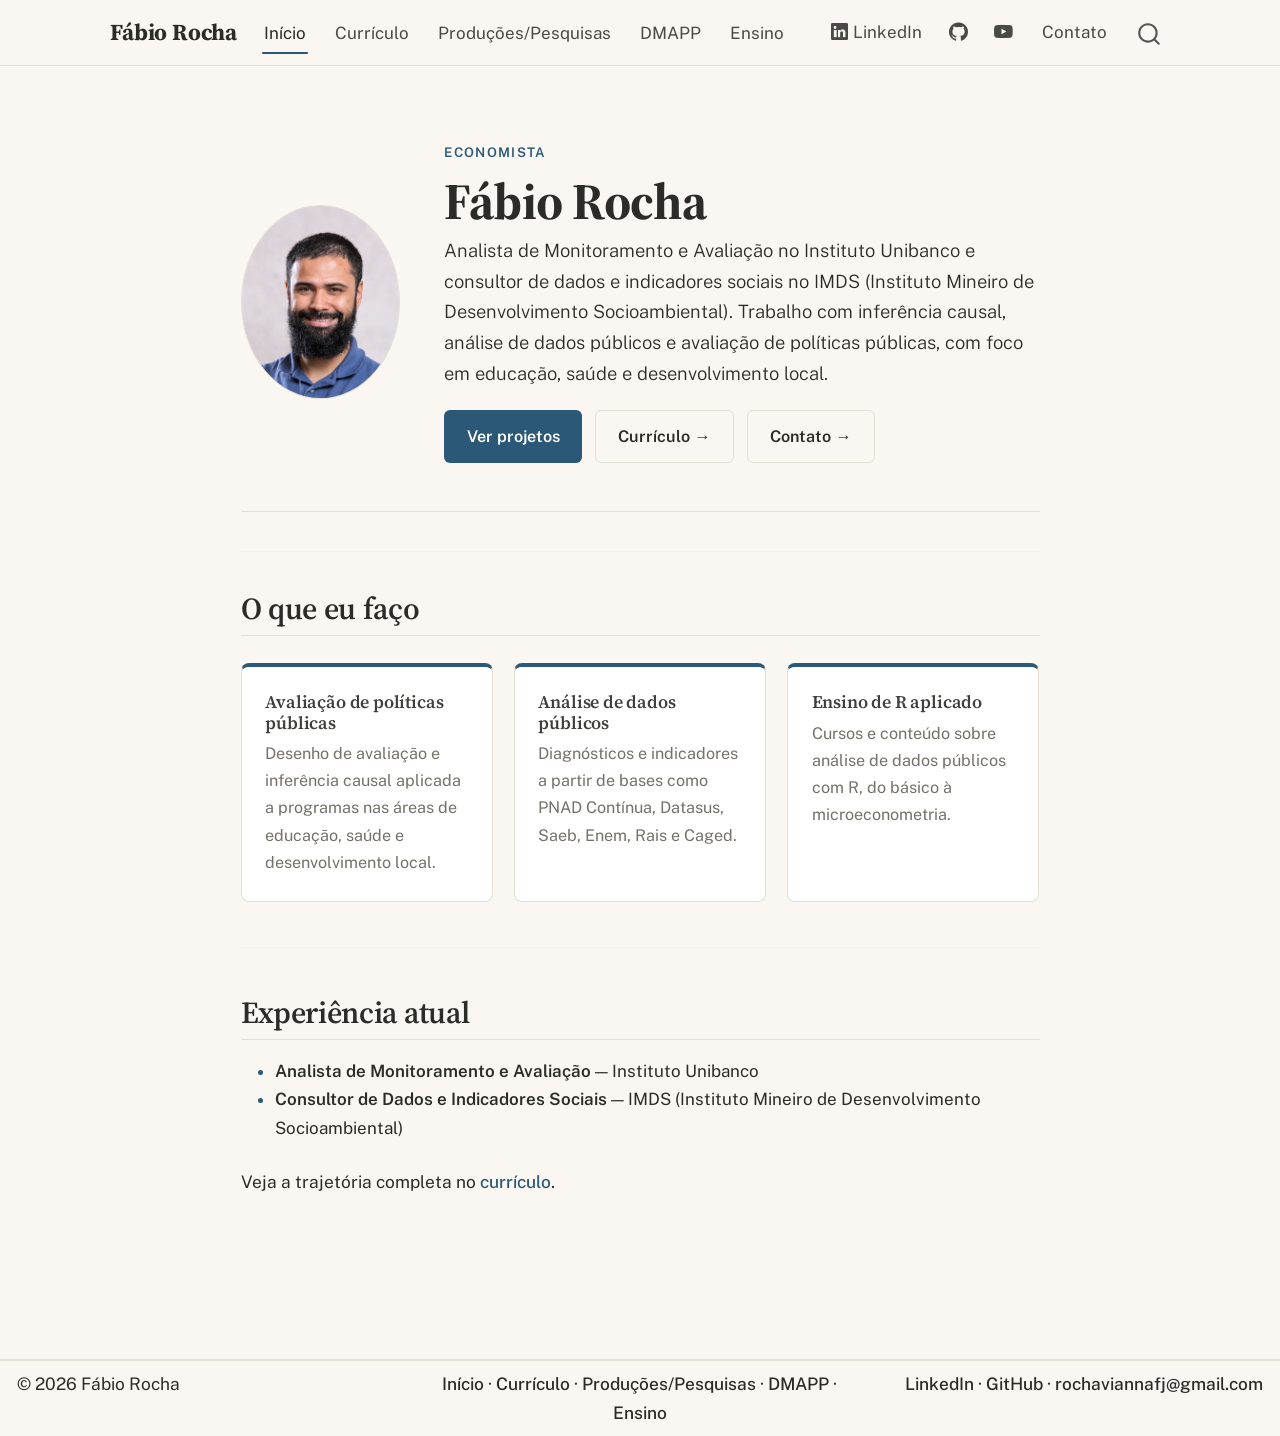
<file: docs/index.html>
<!DOCTYPE html>
<html xmlns="http://www.w3.org/1999/xhtml" lang="pt-BR" xml:lang="pt-BR"><head>

<meta charset="utf-8">
<meta name="generator" content="quarto-1.9.38">

<meta name="viewport" content="width=device-width, initial-scale=1.0, user-scalable=yes">


<title>Fábio Rocha</title>
<style>
/* Default styles provided by pandoc.
** See https://pandoc.org/MANUAL.html#variables-for-html for config info.
*/
code{white-space: pre-wrap;}
span.smallcaps{font-variant: small-caps;}
div.columns{display: flex; gap: min(4vw, 1.5em);}
div.column{flex: auto; overflow-x: auto;}
div.hanging-indent{margin-left: 1.5em; text-indent: -1.5em;}
ul.task-list{list-style: none;}
ul.task-list li input[type="checkbox"] {
  width: 0.8em;
  margin: 0 0.8em 0.2em -1em; /* quarto-specific, see https://github.com/quarto-dev/quarto-cli/issues/4556 */ 
  vertical-align: middle;
}
</style>


<script src="site_libs/quarto-nav/quarto-nav.js"></script>
<script src="site_libs/quarto-nav/headroom.min.js"></script>
<script src="site_libs/clipboard/clipboard.min.js"></script>
<script src="site_libs/quarto-search/autocomplete.umd.js"></script>
<script src="site_libs/quarto-search/fuse.min.js"></script>
<script src="site_libs/quarto-search/quarto-search.js"></script>
<meta name="quarto:offset" content="./">
<script src="site_libs/quarto-html/quarto.js" type="module"></script>
<script src="site_libs/quarto-html/tabsets/tabsets.js" type="module"></script>
<script src="site_libs/quarto-html/popper.min.js"></script>
<script src="site_libs/quarto-html/tippy.umd.min.js"></script>
<script src="site_libs/quarto-html/anchor.min.js"></script>
<link href="site_libs/quarto-html/tippy.css" rel="stylesheet">
<link href="site_libs/quarto-html/quarto-syntax-highlighting-15634bcf2e68342d4ad2dfa704d543f6.css" rel="stylesheet" id="quarto-text-highlighting-styles">
<script src="site_libs/bootstrap/bootstrap.min.js"></script>
<link href="site_libs/bootstrap/bootstrap-icons.css" rel="stylesheet">
<link href="site_libs/bootstrap/bootstrap-a0f9fd0d421825b736dc1bbcbcba2219.min.css" rel="stylesheet" append-hash="true" id="quarto-bootstrap" data-mode="light">
<script id="quarto-search-options" type="application/json">{
  "location": "navbar",
  "copy-button": false,
  "collapse-after": 3,
  "panel-placement": "end",
  "type": "overlay",
  "limit": 50,
  "keyboard-shortcut": [
    "f",
    "/",
    "s"
  ],
  "show-item-context": false,
  "language": {
    "search-no-results-text": "Nenhum resultado",
    "search-matching-documents-text": "documentos correspondentes",
    "search-copy-link-title": "Copiar link para a busca",
    "search-hide-matches-text": "Esconder correspondências adicionais",
    "search-more-match-text": "mais correspondência neste documento",
    "search-more-matches-text": "mais correspondências neste documento",
    "search-clear-button-title": "Limpar",
    "search-text-placeholder": "",
    "search-detached-cancel-button-title": "Cancelar",
    "search-submit-button-title": "Enviar",
    "search-label": "Procurar"
  }
}</script>


<link rel="stylesheet" href="styles.css">
</head>

<body class="nav-fixed fullcontent quarto-light">

<div id="quarto-search-results"></div>
  <header id="quarto-header" class="headroom fixed-top">
    <nav class="navbar navbar-expand-lg " data-bs-theme="dark">
      <div class="navbar-container container-fluid">
      <div class="navbar-brand-container mx-auto">
    <a class="navbar-brand" href="./index.html">
    <span class="navbar-title">Fábio Rocha</span>
    </a>
  </div>
            <div id="quarto-search" class="" title="Procurar"></div>
          <button class="navbar-toggler" type="button" data-bs-toggle="collapse" data-bs-target="#navbarCollapse" aria-controls="navbarCollapse" role="menu" aria-expanded="false" aria-label="Alternar de navegação" onclick="if (window.quartoToggleHeadroom) { window.quartoToggleHeadroom(); }">
  <span class="navbar-toggler-icon"></span>
</button>
          <div class="collapse navbar-collapse" id="navbarCollapse">
            <ul class="navbar-nav navbar-nav-scroll me-auto">
  <li class="nav-item">
    <a class="nav-link active" href="./index.html" aria-current="page"> 
<span class="menu-text">Início</span></a>
  </li>  
  <li class="nav-item">
    <a class="nav-link" href="./cv.html"> 
<span class="menu-text">Currículo</span></a>
  </li>  
  <li class="nav-item">
    <a class="nav-link" href="./pesquisas.html"> 
<span class="menu-text">Produções/Pesquisas</span></a>
  </li>  
  <li class="nav-item">
    <a class="nav-link" href="./dmapp.html"> 
<span class="menu-text">DMAPP</span></a>
  </li>  
  <li class="nav-item">
    <a class="nav-link" href="./ensino.html"> 
<span class="menu-text">Ensino</span></a>
  </li>  
</ul>
            <ul class="navbar-nav navbar-nav-scroll ms-auto">
  <li class="nav-item">
    <a class="nav-link" href="https://www.linkedin.com/in/f%C3%A1bio-rocha/"> <i class="bi bi-linkedin" role="img" aria-label="Fábio Rocha no LinkedIn">
</i> 
<span class="menu-text">LinkedIn</span></a>
  </li>  
  <li class="nav-item compact">
    <a class="nav-link" href="https://github.com/fabiorochav"> <i class="bi bi-github" role="img" aria-label="Fábio Rocha no GitHub">
</i> 
<span class="menu-text"></span></a>
  </li>  
  <li class="nav-item compact">
    <a class="nav-link" href="https://www.youtube.com/@RochaDatainR"> <i class="bi bi-youtube" role="img" aria-label="Canal Rocha Data in R no YouTube">
</i> 
<span class="menu-text"></span></a>
  </li>  
  <li class="nav-item">
    <a class="nav-link" href="mailto:rochaviannafj@gmail.com"> 
<span class="menu-text">Contato</span></a>
  </li>  
</ul>
          </div> <!-- /navcollapse -->
            <div class="quarto-navbar-tools">
</div>
      </div> <!-- /container-fluid -->
    </nav>
</header>
<!-- content -->
<div id="quarto-content" class="quarto-container page-columns page-rows-contents page-layout-article page-navbar">
<!-- sidebar -->
<!-- margin-sidebar -->
    
<!-- main -->
<main class="content" id="quarto-document-content">

<div class="hero">
  <div class="hero-photo-wrap">
    <img class="profile-photo" src="assets/nova-iu-perfil.jpg" alt="Fábio Rocha">
  </div>
  <div class="hero-content">
    <p class="section-kicker">Economista</p>
    <h1>Fábio Rocha</h1>
    <p class="lead">Analista de Monitoramento e Avaliação no Instituto Unibanco e consultor de dados e indicadores sociais no IMDS (Instituto Mineiro de Desenvolvimento Socioambiental). Trabalho com inferência causal, análise de dados públicos e avaliação de políticas públicas, com foco em educação, saúde e desenvolvimento local.</p>
    <div class="hero-actions">
      <a href="./pesquisas.html" class="btn-fr">Ver projetos</a>
      <a href="./cv.html" class="btn-fr btn-fr-ghost">Currículo →</a>
      <a href="mailto:rochaviannafj@gmail.com" class="btn-fr btn-fr-ghost">Contato →</a>
    </div>
  </div>
</div>
<hr>
<section id="o-que-eu-faço" class="level2">
<h2 class="anchored" data-anchor-id="o-que-eu-faço">O que eu faço</h2>
<div class="cards-feature">
  <div class="card-feature">
    <h3 class="anchored">Avaliação de políticas públicas</h3>
    <p>Desenho de avaliação e inferência causal aplicada a programas nas áreas de educação, saúde e desenvolvimento local.</p>
  </div>
  <div class="card-feature">
    <h3 class="anchored">Análise de dados públicos</h3>
    <p>Diagnósticos e indicadores a partir de bases como PNAD Contínua, Datasus, Saeb, Enem, Rais e Caged.</p>
  </div>
  <div class="card-feature">
    <h3 class="anchored">Ensino de R aplicado</h3>
    <p>Cursos e conteúdo sobre análise de dados públicos com R, do básico à microeconometria.</p>
  </div>
</div>
<hr>
</section>
<section id="experiência-atual" class="level2">
<h2 class="anchored" data-anchor-id="experiência-atual">Experiência atual</h2>
<ul>
<li><strong>Analista de Monitoramento e Avaliação</strong> — Instituto Unibanco</li>
<li><strong>Consultor de Dados e Indicadores Sociais</strong> — IMDS (Instituto Mineiro de Desenvolvimento Socioambiental)</li>
</ul>
<p>Veja a trajetória completa no <a href="./cv.html">currículo</a>.</p>


</section>

</main> <!-- /main -->
<script id="quarto-html-after-body" type="application/javascript">
  window.document.addEventListener("DOMContentLoaded", function (event) {
    const icon = "";
    const anchorJS = new window.AnchorJS();
    anchorJS.options = {
      placement: 'right',
      icon: icon
    };
    anchorJS.add('.anchored');
    const isCodeAnnotation = (el) => {
      for (const clz of el.classList) {
        if (clz.startsWith('code-annotation-')) {                     
          return true;
        }
      }
      return false;
    }
    const onCopySuccess = function(e) {
      // button target
      const button = e.trigger;
      // don't keep focus
      button.blur();
      // flash "checked"
      button.classList.add('code-copy-button-checked');
      var currentTitle = button.getAttribute("title");
      button.setAttribute("title", "Copiada");
      let tooltip;
      if (window.bootstrap) {
        button.setAttribute("data-bs-toggle", "tooltip");
        button.setAttribute("data-bs-placement", "left");
        button.setAttribute("data-bs-title", "Copiada");
        tooltip = new bootstrap.Tooltip(button, 
          { trigger: "manual", 
            customClass: "code-copy-button-tooltip",
            offset: [0, -8]});
        tooltip.show();    
      }
      setTimeout(function() {
        if (tooltip) {
          tooltip.hide();
          button.removeAttribute("data-bs-title");
          button.removeAttribute("data-bs-toggle");
          button.removeAttribute("data-bs-placement");
        }
        button.setAttribute("title", currentTitle);
        button.classList.remove('code-copy-button-checked');
      }, 1000);
      // clear code selection
      e.clearSelection();
    }
    const getTextToCopy = function(trigger) {
      const outerScaffold = trigger.parentElement.cloneNode(true);
      const codeEl = outerScaffold.querySelector('code');
      for (const childEl of codeEl.children) {
        if (isCodeAnnotation(childEl)) {
          childEl.remove();
        }
      }
      return codeEl.innerText;
    }
    const clipboard = new window.ClipboardJS('.code-copy-button:not([data-in-quarto-modal])', {
      text: getTextToCopy
    });
    clipboard.on('success', onCopySuccess);
    if (window.document.getElementById('quarto-embedded-source-code-modal')) {
      const clipboardModal = new window.ClipboardJS('.code-copy-button[data-in-quarto-modal]', {
        text: getTextToCopy,
        container: window.document.getElementById('quarto-embedded-source-code-modal')
      });
      clipboardModal.on('success', onCopySuccess);
    }
      var localhostRegex = new RegExp(/^(?:http|https):\/\/localhost\:?[0-9]*\//);
      var mailtoRegex = new RegExp(/^mailto:/);
        var filterRegex = new RegExp("https:\/\/fabiorochav\.github\.io");
      var isInternal = (href) => {
          return filterRegex.test(href) || localhostRegex.test(href) || mailtoRegex.test(href);
      }
      // Inspect non-navigation links and adorn them if external
     var links = window.document.querySelectorAll('a[href]:not(.nav-link):not(.navbar-brand):not(.toc-action):not(.sidebar-link):not(.sidebar-item-toggle):not(.pagination-link):not(.no-external):not([aria-hidden]):not(.dropdown-item):not(.quarto-navigation-tool):not(.about-link)');
      for (var i=0; i<links.length; i++) {
        const link = links[i];
        if (!isInternal(link.href)) {
          // undo the damage that might have been done by quarto-nav.js in the case of
          // links that we want to consider external
          if (link.dataset.originalHref !== undefined) {
            link.href = link.dataset.originalHref;
          }
        }
      }
    function tippyHover(el, contentFn, onTriggerFn, onUntriggerFn) {
      const config = {
        allowHTML: true,
        maxWidth: 500,
        delay: 100,
        arrow: false,
        appendTo: function(el) {
            return el.parentElement;
        },
        interactive: true,
        interactiveBorder: 10,
        theme: 'quarto',
        placement: 'bottom-start',
      };
      if (contentFn) {
        config.content = contentFn;
      }
      if (onTriggerFn) {
        config.onTrigger = onTriggerFn;
      }
      if (onUntriggerFn) {
        config.onUntrigger = onUntriggerFn;
      }
      window.tippy(el, config); 
    }
    const noterefs = window.document.querySelectorAll('a[role="doc-noteref"]');
    for (var i=0; i<noterefs.length; i++) {
      const ref = noterefs[i];
      tippyHover(ref, function() {
        // use id or data attribute instead here
        let href = ref.getAttribute('data-footnote-href') || ref.getAttribute('href');
        try { href = new URL(href).hash; } catch {}
        const id = href.replace(/^#\/?/, "");
        const note = window.document.getElementById(id);
        if (note) {
          return note.innerHTML;
        } else {
          return "";
        }
      });
    }
    const xrefs = window.document.querySelectorAll('a.quarto-xref');
    const processXRef = (id, note) => {
      // Strip column container classes
      const stripColumnClz = (el) => {
        el.classList.remove("page-full", "page-columns");
        if (el.children) {
          for (const child of el.children) {
            stripColumnClz(child);
          }
        }
      }
      stripColumnClz(note)
      if (id === null || id.startsWith('sec-')) {
        // Special case sections, only their first couple elements
        const container = document.createElement("div");
        if (note.children && note.children.length > 2) {
          container.appendChild(note.children[0].cloneNode(true));
          for (let i = 1; i < note.children.length; i++) {
            const child = note.children[i];
            if (child.tagName === "P" && child.innerText === "") {
              continue;
            } else {
              container.appendChild(child.cloneNode(true));
              break;
            }
          }
          if (window.Quarto?.typesetMath) {
            window.Quarto.typesetMath(container);
          }
          return container.innerHTML
        } else {
          if (window.Quarto?.typesetMath) {
            window.Quarto.typesetMath(note);
          }
          return note.innerHTML;
        }
      } else {
        // Remove any anchor links if they are present
        const anchorLink = note.querySelector('a.anchorjs-link');
        if (anchorLink) {
          anchorLink.remove();
        }
        if (window.Quarto?.typesetMath) {
          window.Quarto.typesetMath(note);
        }
        if (note.classList.contains("callout")) {
          return note.outerHTML;
        } else {
          return note.innerHTML;
        }
      }
    }
    for (var i=0; i<xrefs.length; i++) {
      const xref = xrefs[i];
      tippyHover(xref, undefined, function(instance) {
        instance.disable();
        let url = xref.getAttribute('href');
        let hash = undefined; 
        if (url.startsWith('#')) {
          hash = url;
        } else {
          try { hash = new URL(url).hash; } catch {}
        }
        if (hash) {
          const id = hash.replace(/^#\/?/, "");
          const note = window.document.getElementById(id);
          if (note !== null) {
            try {
              const html = processXRef(id, note.cloneNode(true));
              instance.setContent(html);
            } finally {
              instance.enable();
              instance.show();
            }
          } else {
            // See if we can fetch this
            fetch(url.split('#')[0])
            .then(res => res.text())
            .then(html => {
              const parser = new DOMParser();
              const htmlDoc = parser.parseFromString(html, "text/html");
              const note = htmlDoc.getElementById(id);
              if (note !== null) {
                const html = processXRef(id, note);
                instance.setContent(html);
              } 
            }).finally(() => {
              instance.enable();
              instance.show();
            });
          }
        } else {
          // See if we can fetch a full url (with no hash to target)
          // This is a special case and we should probably do some content thinning / targeting
          fetch(url)
          .then(res => res.text())
          .then(html => {
            const parser = new DOMParser();
            const htmlDoc = parser.parseFromString(html, "text/html");
            const note = htmlDoc.querySelector('main.content');
            if (note !== null) {
              // This should only happen for chapter cross references
              // (since there is no id in the URL)
              // remove the first header
              if (note.children.length > 0 && note.children[0].tagName === "HEADER") {
                note.children[0].remove();
              }
              const html = processXRef(null, note);
              instance.setContent(html);
            } 
          }).finally(() => {
            instance.enable();
            instance.show();
          });
        }
      }, function(instance) {
      });
    }
        let selectedAnnoteEl;
        const selectorForAnnotation = ( cell, annotation) => {
          let cellAttr = 'data-code-cell="' + cell + '"';
          let lineAttr = 'data-code-annotation="' +  annotation + '"';
          const selector = 'span[' + cellAttr + '][' + lineAttr + ']';
          return selector;
        }
        const selectCodeLines = (annoteEl) => {
          const doc = window.document;
          const targetCell = annoteEl.getAttribute("data-target-cell");
          const targetAnnotation = annoteEl.getAttribute("data-target-annotation");
          const annoteSpan = window.document.querySelector(selectorForAnnotation(targetCell, targetAnnotation));
          const lines = annoteSpan.getAttribute("data-code-lines").split(",");
          const lineIds = lines.map((line) => {
            return targetCell + "-" + line;
          })
          let top = null;
          let height = null;
          let parent = null;
          if (lineIds.length > 0) {
              //compute the position of the single el (top and bottom and make a div)
              const el = window.document.getElementById(lineIds[0]);
              top = el.offsetTop;
              height = el.offsetHeight;
              parent = el.parentElement.parentElement;
            if (lineIds.length > 1) {
              const lastEl = window.document.getElementById(lineIds[lineIds.length - 1]);
              const bottom = lastEl.offsetTop + lastEl.offsetHeight;
              height = bottom - top;
            }
            if (top !== null && height !== null && parent !== null) {
              // cook up a div (if necessary) and position it 
              let div = window.document.getElementById("code-annotation-line-highlight");
              if (div === null) {
                div = window.document.createElement("div");
                div.setAttribute("id", "code-annotation-line-highlight");
                div.style.position = 'absolute';
                parent.appendChild(div);
              }
              div.style.top = top - 2 + "px";
              div.style.height = height + 4 + "px";
              div.style.left = 0;
              let gutterDiv = window.document.getElementById("code-annotation-line-highlight-gutter");
              if (gutterDiv === null) {
                gutterDiv = window.document.createElement("div");
                gutterDiv.setAttribute("id", "code-annotation-line-highlight-gutter");
                gutterDiv.style.position = 'absolute';
                const codeCell = window.document.getElementById(targetCell);
                const gutter = codeCell.querySelector('.code-annotation-gutter');
                gutter.appendChild(gutterDiv);
              }
              gutterDiv.style.top = top - 2 + "px";
              gutterDiv.style.height = height + 4 + "px";
            }
            selectedAnnoteEl = annoteEl;
          }
        };
        const unselectCodeLines = () => {
          const elementsIds = ["code-annotation-line-highlight", "code-annotation-line-highlight-gutter"];
          elementsIds.forEach((elId) => {
            const div = window.document.getElementById(elId);
            if (div) {
              div.remove();
            }
          });
          selectedAnnoteEl = undefined;
        };
          // Handle positioning of the toggle
      window.addEventListener(
        "resize",
        throttle(() => {
          elRect = undefined;
          if (selectedAnnoteEl) {
            selectCodeLines(selectedAnnoteEl);
          }
        }, 10)
      );
      function throttle(fn, ms) {
      let throttle = false;
      let timer;
        return (...args) => {
          if(!throttle) { // first call gets through
              fn.apply(this, args);
              throttle = true;
          } else { // all the others get throttled
              if(timer) clearTimeout(timer); // cancel #2
              timer = setTimeout(() => {
                fn.apply(this, args);
                timer = throttle = false;
              }, ms);
          }
        };
      }
        // Attach click handler to the DT
        const annoteDls = window.document.querySelectorAll('dt[data-target-cell]');
        for (const annoteDlNode of annoteDls) {
          annoteDlNode.addEventListener('click', (event) => {
            const clickedEl = event.target;
            if (clickedEl !== selectedAnnoteEl) {
              unselectCodeLines();
              const activeEl = window.document.querySelector('dt[data-target-cell].code-annotation-active');
              if (activeEl) {
                activeEl.classList.remove('code-annotation-active');
              }
              selectCodeLines(clickedEl);
              clickedEl.classList.add('code-annotation-active');
            } else {
              // Unselect the line
              unselectCodeLines();
              clickedEl.classList.remove('code-annotation-active');
            }
          });
        }
    const findCites = (el) => {
      const parentEl = el.parentElement;
      if (parentEl) {
        const cites = parentEl.dataset.cites;
        if (cites) {
          return {
            el,
            cites: cites.split(' ')
          };
        } else {
          return findCites(el.parentElement)
        }
      } else {
        return undefined;
      }
    };
    var bibliorefs = window.document.querySelectorAll('a[role="doc-biblioref"]');
    for (var i=0; i<bibliorefs.length; i++) {
      const ref = bibliorefs[i];
      const citeInfo = findCites(ref);
      if (citeInfo) {
        tippyHover(citeInfo.el, function() {
          var popup = window.document.createElement('div');
          citeInfo.cites.forEach(function(cite) {
            var citeDiv = window.document.createElement('div');
            citeDiv.classList.add('hanging-indent');
            citeDiv.classList.add('csl-entry');
            var biblioDiv = window.document.getElementById('ref-' + cite);
            if (biblioDiv) {
              citeDiv.innerHTML = biblioDiv.innerHTML;
            }
            popup.appendChild(citeDiv);
          });
          return popup.innerHTML;
        });
      }
    }
  });
  </script>
</div> <!-- /content -->
<footer class="footer">
  <div class="nav-footer">
    <div class="nav-footer-left">
<p>© 2026 Fábio Rocha</p>
</div>   
    <div class="nav-footer-center">
<p><a href="./index.html">Início</a> · <a href="./cv.html">Currículo</a> · <a href="./pesquisas.html">Produções/Pesquisas</a> · <a href="./dmapp.html">DMAPP</a> · <a href="./ensino.html">Ensino</a></p>
</div>
    <div class="nav-footer-right">
<p><a href="https://www.linkedin.com/in/f%C3%A1bio-rocha/">LinkedIn</a> · <a href="https://github.com/fabiorochav">GitHub</a> · <a href="mailto:rochaviannafj@gmail.com">rochaviannafj@gmail.com</a></p>
</div>
  </div>
</footer>




</body></html>
</file>
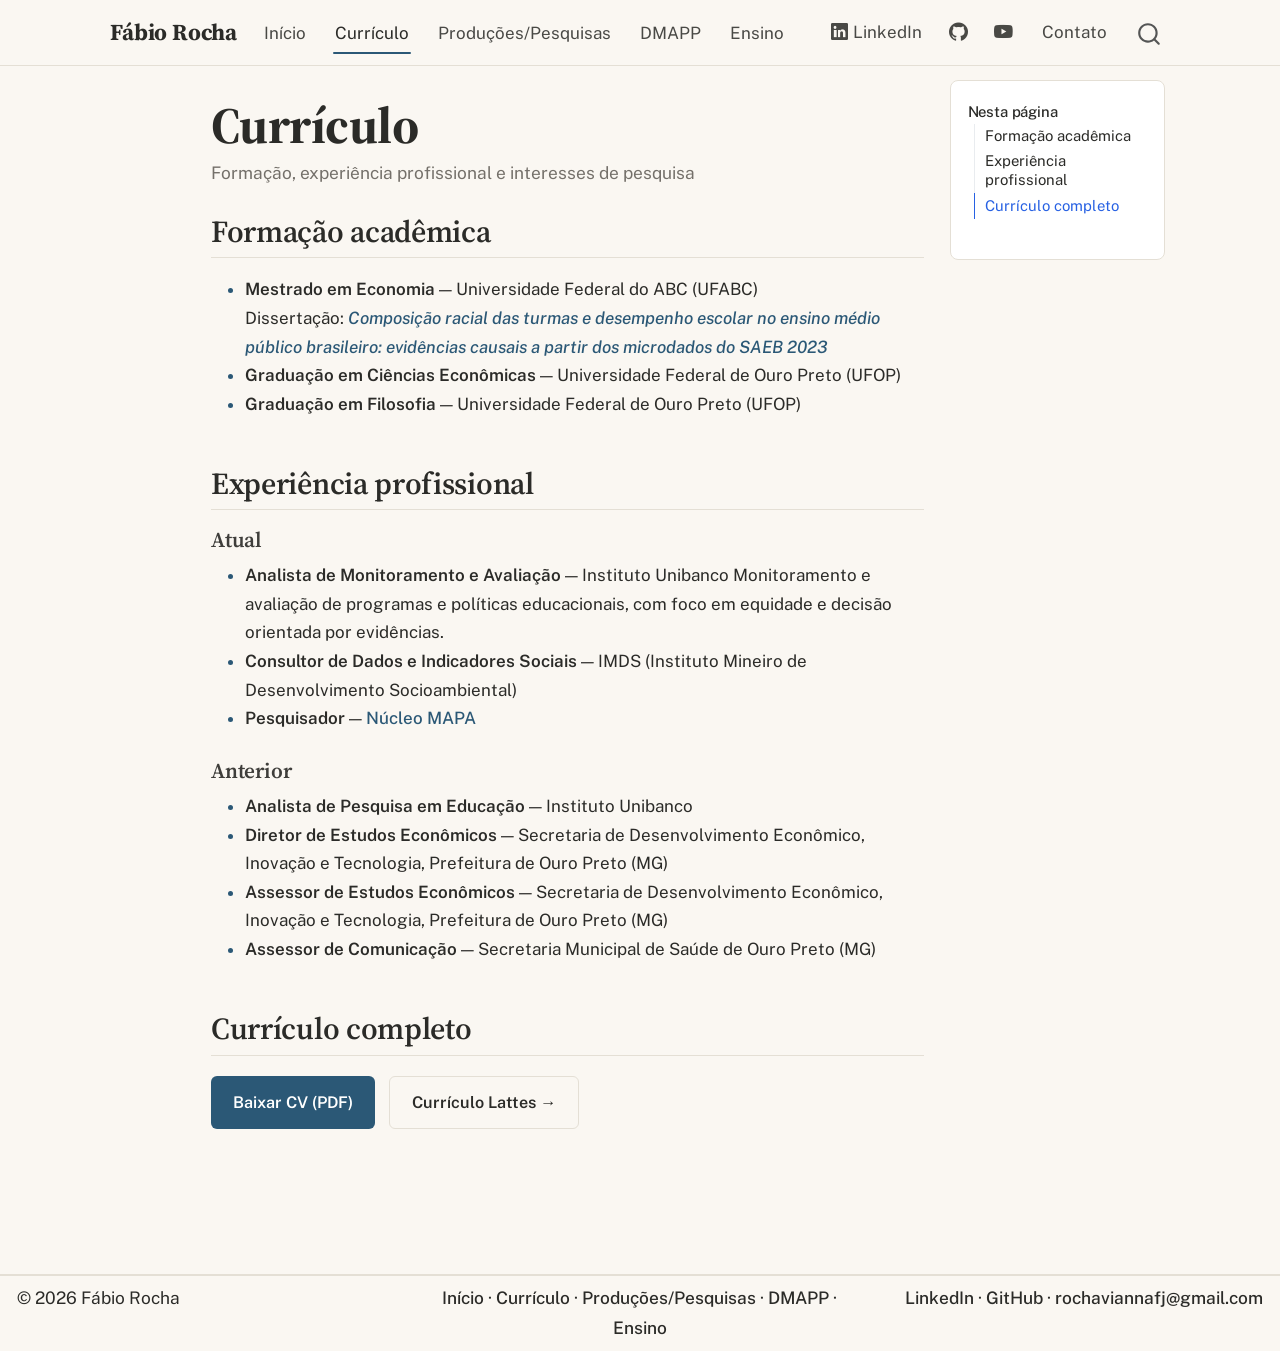
<file: docs/cv.html>
<!DOCTYPE html>
<html xmlns="http://www.w3.org/1999/xhtml" lang="pt-BR" xml:lang="pt-BR"><head>

<meta charset="utf-8">
<meta name="generator" content="quarto-1.9.38">

<meta name="viewport" content="width=device-width, initial-scale=1.0, user-scalable=yes">


<title>Currículo – Fábio Rocha</title>
<style>
/* Default styles provided by pandoc.
** See https://pandoc.org/MANUAL.html#variables-for-html for config info.
*/
code{white-space: pre-wrap;}
span.smallcaps{font-variant: small-caps;}
div.columns{display: flex; gap: min(4vw, 1.5em);}
div.column{flex: auto; overflow-x: auto;}
div.hanging-indent{margin-left: 1.5em; text-indent: -1.5em;}
ul.task-list{list-style: none;}
ul.task-list li input[type="checkbox"] {
  width: 0.8em;
  margin: 0 0.8em 0.2em -1em; /* quarto-specific, see https://github.com/quarto-dev/quarto-cli/issues/4556 */ 
  vertical-align: middle;
}
</style>


<script src="site_libs/quarto-nav/quarto-nav.js"></script>
<script src="site_libs/quarto-nav/headroom.min.js"></script>
<script src="site_libs/clipboard/clipboard.min.js"></script>
<script src="site_libs/quarto-search/autocomplete.umd.js"></script>
<script src="site_libs/quarto-search/fuse.min.js"></script>
<script src="site_libs/quarto-search/quarto-search.js"></script>
<meta name="quarto:offset" content="./">
<script src="site_libs/quarto-html/quarto.js" type="module"></script>
<script src="site_libs/quarto-html/tabsets/tabsets.js" type="module"></script>
<script src="site_libs/quarto-html/popper.min.js"></script>
<script src="site_libs/quarto-html/tippy.umd.min.js"></script>
<script src="site_libs/quarto-html/anchor.min.js"></script>
<link href="site_libs/quarto-html/tippy.css" rel="stylesheet">
<link href="site_libs/quarto-html/quarto-syntax-highlighting-15634bcf2e68342d4ad2dfa704d543f6.css" rel="stylesheet" id="quarto-text-highlighting-styles">
<script src="site_libs/bootstrap/bootstrap.min.js"></script>
<link href="site_libs/bootstrap/bootstrap-icons.css" rel="stylesheet">
<link href="site_libs/bootstrap/bootstrap-a0f9fd0d421825b736dc1bbcbcba2219.min.css" rel="stylesheet" append-hash="true" id="quarto-bootstrap" data-mode="light">
<script id="quarto-search-options" type="application/json">{
  "location": "navbar",
  "copy-button": false,
  "collapse-after": 3,
  "panel-placement": "end",
  "type": "overlay",
  "limit": 50,
  "keyboard-shortcut": [
    "f",
    "/",
    "s"
  ],
  "show-item-context": false,
  "language": {
    "search-no-results-text": "Nenhum resultado",
    "search-matching-documents-text": "documentos correspondentes",
    "search-copy-link-title": "Copiar link para a busca",
    "search-hide-matches-text": "Esconder correspondências adicionais",
    "search-more-match-text": "mais correspondência neste documento",
    "search-more-matches-text": "mais correspondências neste documento",
    "search-clear-button-title": "Limpar",
    "search-text-placeholder": "",
    "search-detached-cancel-button-title": "Cancelar",
    "search-submit-button-title": "Enviar",
    "search-label": "Procurar"
  }
}</script>


<link rel="stylesheet" href="styles.css">
</head>

<body class="nav-fixed quarto-light">

<div id="quarto-search-results"></div>
  <header id="quarto-header" class="headroom fixed-top">
    <nav class="navbar navbar-expand-lg " data-bs-theme="dark">
      <div class="navbar-container container-fluid">
      <div class="navbar-brand-container mx-auto">
    <a class="navbar-brand" href="./index.html">
    <span class="navbar-title">Fábio Rocha</span>
    </a>
  </div>
            <div id="quarto-search" class="" title="Procurar"></div>
          <button class="navbar-toggler" type="button" data-bs-toggle="collapse" data-bs-target="#navbarCollapse" aria-controls="navbarCollapse" role="menu" aria-expanded="false" aria-label="Alternar de navegação" onclick="if (window.quartoToggleHeadroom) { window.quartoToggleHeadroom(); }">
  <span class="navbar-toggler-icon"></span>
</button>
          <div class="collapse navbar-collapse" id="navbarCollapse">
            <ul class="navbar-nav navbar-nav-scroll me-auto">
  <li class="nav-item">
    <a class="nav-link" href="./index.html"> 
<span class="menu-text">Início</span></a>
  </li>  
  <li class="nav-item">
    <a class="nav-link active" href="./cv.html" aria-current="page"> 
<span class="menu-text">Currículo</span></a>
  </li>  
  <li class="nav-item">
    <a class="nav-link" href="./pesquisas.html"> 
<span class="menu-text">Produções/Pesquisas</span></a>
  </li>  
  <li class="nav-item">
    <a class="nav-link" href="./dmapp.html"> 
<span class="menu-text">DMAPP</span></a>
  </li>  
  <li class="nav-item">
    <a class="nav-link" href="./ensino.html"> 
<span class="menu-text">Ensino</span></a>
  </li>  
</ul>
            <ul class="navbar-nav navbar-nav-scroll ms-auto">
  <li class="nav-item">
    <a class="nav-link" href="https://www.linkedin.com/in/f%C3%A1bio-rocha/"> <i class="bi bi-linkedin" role="img" aria-label="Fábio Rocha no LinkedIn">
</i> 
<span class="menu-text">LinkedIn</span></a>
  </li>  
  <li class="nav-item compact">
    <a class="nav-link" href="https://github.com/fabiorochav"> <i class="bi bi-github" role="img" aria-label="Fábio Rocha no GitHub">
</i> 
<span class="menu-text"></span></a>
  </li>  
  <li class="nav-item compact">
    <a class="nav-link" href="https://www.youtube.com/@RochaDatainR"> <i class="bi bi-youtube" role="img" aria-label="Canal Rocha Data in R no YouTube">
</i> 
<span class="menu-text"></span></a>
  </li>  
  <li class="nav-item">
    <a class="nav-link" href="mailto:rochaviannafj@gmail.com"> 
<span class="menu-text">Contato</span></a>
  </li>  
</ul>
          </div> <!-- /navcollapse -->
            <div class="quarto-navbar-tools">
</div>
      </div> <!-- /container-fluid -->
    </nav>
</header>
<!-- content -->
<div id="quarto-content" class="quarto-container page-columns page-rows-contents page-layout-article page-navbar">
<!-- sidebar -->
<!-- margin-sidebar -->
    <div id="quarto-margin-sidebar" class="sidebar margin-sidebar">
        <nav id="TOC" role="doc-toc" class="toc-active">
    <h2 id="toc-title">Nesta página</h2>
   
  <ul>
  <li><a href="#formação-acadêmica" id="toc-formação-acadêmica" class="nav-link active" data-scroll-target="#formação-acadêmica">Formação acadêmica</a></li>
  <li><a href="#experiência-profissional" id="toc-experiência-profissional" class="nav-link" data-scroll-target="#experiência-profissional">Experiência profissional</a>
  <ul class="collapse">
  <li><a href="#atual" id="toc-atual" class="nav-link" data-scroll-target="#atual">Atual</a></li>
  <li><a href="#anterior" id="toc-anterior" class="nav-link" data-scroll-target="#anterior">Anterior</a></li>
  </ul></li>
  <li><a href="#currículo-completo" id="toc-currículo-completo" class="nav-link" data-scroll-target="#currículo-completo">Currículo completo</a></li>
  </ul>
</nav>
    </div>
<!-- main -->
<main class="content" id="quarto-document-content">

<header id="title-block-header" class="quarto-title-block default">
<div class="quarto-title">
<h1 class="title">Currículo</h1>
<p class="subtitle lead">Formação, experiência profissional e interesses de pesquisa</p>
</div>



<div class="quarto-title-meta">

    
  
    
  </div>
  


</header>


<section id="formação-acadêmica" class="level2">
<h2 class="anchored" data-anchor-id="formação-acadêmica">Formação acadêmica</h2>
<ul>
<li><strong>Mestrado em Economia</strong> — Universidade Federal do ABC (UFABC)<br>
Dissertação: <a href="https://biblioteca.ufabc.edu.br/TerminalWeb/acervo/detalhe/154407?guid=1789499231992&amp;returnUrl=%2fTerminalWeb%2fresultado%2flistar%3fguid%3d1789499231992%26quantidadePaginas%3d1%26codigoRegistro%3d154407%23154407&amp;i=1"><em>Composição racial das turmas e desempenho escolar no ensino médio público brasileiro: evidências causais a partir dos microdados do SAEB 2023</em></a></li>
<li><strong>Graduação em Ciências Econômicas</strong> — Universidade Federal de Ouro Preto (UFOP)</li>
<li><strong>Graduação em Filosofia</strong> — Universidade Federal de Ouro Preto (UFOP)</li>
</ul>
</section>
<section id="experiência-profissional" class="level2">
<h2 class="anchored" data-anchor-id="experiência-profissional">Experiência profissional</h2>
<section id="atual" class="level3">
<h3 class="anchored" data-anchor-id="atual">Atual</h3>
<ul>
<li><strong>Analista de Monitoramento e Avaliação</strong> — Instituto Unibanco Monitoramento e avaliação de programas e políticas educacionais, com foco em equidade e decisão orientada por evidências.</li>
<li><strong>Consultor de Dados e Indicadores Sociais</strong> — IMDS (Instituto Mineiro de Desenvolvimento Socioambiental)</li>
<li><strong>Pesquisador</strong> — <a href="https://www.nucleomapa.org">Núcleo MAPA</a></li>
</ul>
</section>
<section id="anterior" class="level3">
<h3 class="anchored" data-anchor-id="anterior">Anterior</h3>
<ul>
<li><strong>Analista de Pesquisa em Educação</strong> — Instituto Unibanco</li>
<li><strong>Diretor de Estudos Econômicos</strong> — Secretaria de Desenvolvimento Econômico, Inovação e Tecnologia, Prefeitura de Ouro Preto (MG)</li>
<li><strong>Assessor de Estudos Econômicos</strong> — Secretaria de Desenvolvimento Econômico, Inovação e Tecnologia, Prefeitura de Ouro Preto (MG)</li>
<li><strong>Assessor de Comunicação</strong> — Secretaria Municipal de Saúde de Ouro Preto (MG)</li>
</ul>
</section>
</section>
<section id="currículo-completo" class="level2">
<h2 class="anchored" data-anchor-id="currículo-completo">Currículo completo</h2>
<div class="hero-actions">
  <a href="https://drive.google.com/file/d/1mHu-ume_kNsjtJ4qnpEmx4CEeFeZaJX8/view" class="btn-fr">Baixar CV (PDF)</a>
  <a href="http://lattes.cnpq.br/1956089489809622" class="btn-fr btn-fr-ghost">Currículo Lattes →</a>
</div>


</section>

</main> <!-- /main -->
<script id="quarto-html-after-body" type="application/javascript">
  window.document.addEventListener("DOMContentLoaded", function (event) {
    const icon = "";
    const anchorJS = new window.AnchorJS();
    anchorJS.options = {
      placement: 'right',
      icon: icon
    };
    anchorJS.add('.anchored');
    const isCodeAnnotation = (el) => {
      for (const clz of el.classList) {
        if (clz.startsWith('code-annotation-')) {                     
          return true;
        }
      }
      return false;
    }
    const onCopySuccess = function(e) {
      // button target
      const button = e.trigger;
      // don't keep focus
      button.blur();
      // flash "checked"
      button.classList.add('code-copy-button-checked');
      var currentTitle = button.getAttribute("title");
      button.setAttribute("title", "Copiada");
      let tooltip;
      if (window.bootstrap) {
        button.setAttribute("data-bs-toggle", "tooltip");
        button.setAttribute("data-bs-placement", "left");
        button.setAttribute("data-bs-title", "Copiada");
        tooltip = new bootstrap.Tooltip(button, 
          { trigger: "manual", 
            customClass: "code-copy-button-tooltip",
            offset: [0, -8]});
        tooltip.show();    
      }
      setTimeout(function() {
        if (tooltip) {
          tooltip.hide();
          button.removeAttribute("data-bs-title");
          button.removeAttribute("data-bs-toggle");
          button.removeAttribute("data-bs-placement");
        }
        button.setAttribute("title", currentTitle);
        button.classList.remove('code-copy-button-checked');
      }, 1000);
      // clear code selection
      e.clearSelection();
    }
    const getTextToCopy = function(trigger) {
      const outerScaffold = trigger.parentElement.cloneNode(true);
      const codeEl = outerScaffold.querySelector('code');
      for (const childEl of codeEl.children) {
        if (isCodeAnnotation(childEl)) {
          childEl.remove();
        }
      }
      return codeEl.innerText;
    }
    const clipboard = new window.ClipboardJS('.code-copy-button:not([data-in-quarto-modal])', {
      text: getTextToCopy
    });
    clipboard.on('success', onCopySuccess);
    if (window.document.getElementById('quarto-embedded-source-code-modal')) {
      const clipboardModal = new window.ClipboardJS('.code-copy-button[data-in-quarto-modal]', {
        text: getTextToCopy,
        container: window.document.getElementById('quarto-embedded-source-code-modal')
      });
      clipboardModal.on('success', onCopySuccess);
    }
      var localhostRegex = new RegExp(/^(?:http|https):\/\/localhost\:?[0-9]*\//);
      var mailtoRegex = new RegExp(/^mailto:/);
        var filterRegex = new RegExp("https:\/\/fabiorochav\.github\.io");
      var isInternal = (href) => {
          return filterRegex.test(href) || localhostRegex.test(href) || mailtoRegex.test(href);
      }
      // Inspect non-navigation links and adorn them if external
     var links = window.document.querySelectorAll('a[href]:not(.nav-link):not(.navbar-brand):not(.toc-action):not(.sidebar-link):not(.sidebar-item-toggle):not(.pagination-link):not(.no-external):not([aria-hidden]):not(.dropdown-item):not(.quarto-navigation-tool):not(.about-link)');
      for (var i=0; i<links.length; i++) {
        const link = links[i];
        if (!isInternal(link.href)) {
          // undo the damage that might have been done by quarto-nav.js in the case of
          // links that we want to consider external
          if (link.dataset.originalHref !== undefined) {
            link.href = link.dataset.originalHref;
          }
        }
      }
    function tippyHover(el, contentFn, onTriggerFn, onUntriggerFn) {
      const config = {
        allowHTML: true,
        maxWidth: 500,
        delay: 100,
        arrow: false,
        appendTo: function(el) {
            return el.parentElement;
        },
        interactive: true,
        interactiveBorder: 10,
        theme: 'quarto',
        placement: 'bottom-start',
      };
      if (contentFn) {
        config.content = contentFn;
      }
      if (onTriggerFn) {
        config.onTrigger = onTriggerFn;
      }
      if (onUntriggerFn) {
        config.onUntrigger = onUntriggerFn;
      }
      window.tippy(el, config); 
    }
    const noterefs = window.document.querySelectorAll('a[role="doc-noteref"]');
    for (var i=0; i<noterefs.length; i++) {
      const ref = noterefs[i];
      tippyHover(ref, function() {
        // use id or data attribute instead here
        let href = ref.getAttribute('data-footnote-href') || ref.getAttribute('href');
        try { href = new URL(href).hash; } catch {}
        const id = href.replace(/^#\/?/, "");
        const note = window.document.getElementById(id);
        if (note) {
          return note.innerHTML;
        } else {
          return "";
        }
      });
    }
    const xrefs = window.document.querySelectorAll('a.quarto-xref');
    const processXRef = (id, note) => {
      // Strip column container classes
      const stripColumnClz = (el) => {
        el.classList.remove("page-full", "page-columns");
        if (el.children) {
          for (const child of el.children) {
            stripColumnClz(child);
          }
        }
      }
      stripColumnClz(note)
      if (id === null || id.startsWith('sec-')) {
        // Special case sections, only their first couple elements
        const container = document.createElement("div");
        if (note.children && note.children.length > 2) {
          container.appendChild(note.children[0].cloneNode(true));
          for (let i = 1; i < note.children.length; i++) {
            const child = note.children[i];
            if (child.tagName === "P" && child.innerText === "") {
              continue;
            } else {
              container.appendChild(child.cloneNode(true));
              break;
            }
          }
          if (window.Quarto?.typesetMath) {
            window.Quarto.typesetMath(container);
          }
          return container.innerHTML
        } else {
          if (window.Quarto?.typesetMath) {
            window.Quarto.typesetMath(note);
          }
          return note.innerHTML;
        }
      } else {
        // Remove any anchor links if they are present
        const anchorLink = note.querySelector('a.anchorjs-link');
        if (anchorLink) {
          anchorLink.remove();
        }
        if (window.Quarto?.typesetMath) {
          window.Quarto.typesetMath(note);
        }
        if (note.classList.contains("callout")) {
          return note.outerHTML;
        } else {
          return note.innerHTML;
        }
      }
    }
    for (var i=0; i<xrefs.length; i++) {
      const xref = xrefs[i];
      tippyHover(xref, undefined, function(instance) {
        instance.disable();
        let url = xref.getAttribute('href');
        let hash = undefined; 
        if (url.startsWith('#')) {
          hash = url;
        } else {
          try { hash = new URL(url).hash; } catch {}
        }
        if (hash) {
          const id = hash.replace(/^#\/?/, "");
          const note = window.document.getElementById(id);
          if (note !== null) {
            try {
              const html = processXRef(id, note.cloneNode(true));
              instance.setContent(html);
            } finally {
              instance.enable();
              instance.show();
            }
          } else {
            // See if we can fetch this
            fetch(url.split('#')[0])
            .then(res => res.text())
            .then(html => {
              const parser = new DOMParser();
              const htmlDoc = parser.parseFromString(html, "text/html");
              const note = htmlDoc.getElementById(id);
              if (note !== null) {
                const html = processXRef(id, note);
                instance.setContent(html);
              } 
            }).finally(() => {
              instance.enable();
              instance.show();
            });
          }
        } else {
          // See if we can fetch a full url (with no hash to target)
          // This is a special case and we should probably do some content thinning / targeting
          fetch(url)
          .then(res => res.text())
          .then(html => {
            const parser = new DOMParser();
            const htmlDoc = parser.parseFromString(html, "text/html");
            const note = htmlDoc.querySelector('main.content');
            if (note !== null) {
              // This should only happen for chapter cross references
              // (since there is no id in the URL)
              // remove the first header
              if (note.children.length > 0 && note.children[0].tagName === "HEADER") {
                note.children[0].remove();
              }
              const html = processXRef(null, note);
              instance.setContent(html);
            } 
          }).finally(() => {
            instance.enable();
            instance.show();
          });
        }
      }, function(instance) {
      });
    }
        let selectedAnnoteEl;
        const selectorForAnnotation = ( cell, annotation) => {
          let cellAttr = 'data-code-cell="' + cell + '"';
          let lineAttr = 'data-code-annotation="' +  annotation + '"';
          const selector = 'span[' + cellAttr + '][' + lineAttr + ']';
          return selector;
        }
        const selectCodeLines = (annoteEl) => {
          const doc = window.document;
          const targetCell = annoteEl.getAttribute("data-target-cell");
          const targetAnnotation = annoteEl.getAttribute("data-target-annotation");
          const annoteSpan = window.document.querySelector(selectorForAnnotation(targetCell, targetAnnotation));
          const lines = annoteSpan.getAttribute("data-code-lines").split(",");
          const lineIds = lines.map((line) => {
            return targetCell + "-" + line;
          })
          let top = null;
          let height = null;
          let parent = null;
          if (lineIds.length > 0) {
              //compute the position of the single el (top and bottom and make a div)
              const el = window.document.getElementById(lineIds[0]);
              top = el.offsetTop;
              height = el.offsetHeight;
              parent = el.parentElement.parentElement;
            if (lineIds.length > 1) {
              const lastEl = window.document.getElementById(lineIds[lineIds.length - 1]);
              const bottom = lastEl.offsetTop + lastEl.offsetHeight;
              height = bottom - top;
            }
            if (top !== null && height !== null && parent !== null) {
              // cook up a div (if necessary) and position it 
              let div = window.document.getElementById("code-annotation-line-highlight");
              if (div === null) {
                div = window.document.createElement("div");
                div.setAttribute("id", "code-annotation-line-highlight");
                div.style.position = 'absolute';
                parent.appendChild(div);
              }
              div.style.top = top - 2 + "px";
              div.style.height = height + 4 + "px";
              div.style.left = 0;
              let gutterDiv = window.document.getElementById("code-annotation-line-highlight-gutter");
              if (gutterDiv === null) {
                gutterDiv = window.document.createElement("div");
                gutterDiv.setAttribute("id", "code-annotation-line-highlight-gutter");
                gutterDiv.style.position = 'absolute';
                const codeCell = window.document.getElementById(targetCell);
                const gutter = codeCell.querySelector('.code-annotation-gutter');
                gutter.appendChild(gutterDiv);
              }
              gutterDiv.style.top = top - 2 + "px";
              gutterDiv.style.height = height + 4 + "px";
            }
            selectedAnnoteEl = annoteEl;
          }
        };
        const unselectCodeLines = () => {
          const elementsIds = ["code-annotation-line-highlight", "code-annotation-line-highlight-gutter"];
          elementsIds.forEach((elId) => {
            const div = window.document.getElementById(elId);
            if (div) {
              div.remove();
            }
          });
          selectedAnnoteEl = undefined;
        };
          // Handle positioning of the toggle
      window.addEventListener(
        "resize",
        throttle(() => {
          elRect = undefined;
          if (selectedAnnoteEl) {
            selectCodeLines(selectedAnnoteEl);
          }
        }, 10)
      );
      function throttle(fn, ms) {
      let throttle = false;
      let timer;
        return (...args) => {
          if(!throttle) { // first call gets through
              fn.apply(this, args);
              throttle = true;
          } else { // all the others get throttled
              if(timer) clearTimeout(timer); // cancel #2
              timer = setTimeout(() => {
                fn.apply(this, args);
                timer = throttle = false;
              }, ms);
          }
        };
      }
        // Attach click handler to the DT
        const annoteDls = window.document.querySelectorAll('dt[data-target-cell]');
        for (const annoteDlNode of annoteDls) {
          annoteDlNode.addEventListener('click', (event) => {
            const clickedEl = event.target;
            if (clickedEl !== selectedAnnoteEl) {
              unselectCodeLines();
              const activeEl = window.document.querySelector('dt[data-target-cell].code-annotation-active');
              if (activeEl) {
                activeEl.classList.remove('code-annotation-active');
              }
              selectCodeLines(clickedEl);
              clickedEl.classList.add('code-annotation-active');
            } else {
              // Unselect the line
              unselectCodeLines();
              clickedEl.classList.remove('code-annotation-active');
            }
          });
        }
    const findCites = (el) => {
      const parentEl = el.parentElement;
      if (parentEl) {
        const cites = parentEl.dataset.cites;
        if (cites) {
          return {
            el,
            cites: cites.split(' ')
          };
        } else {
          return findCites(el.parentElement)
        }
      } else {
        return undefined;
      }
    };
    var bibliorefs = window.document.querySelectorAll('a[role="doc-biblioref"]');
    for (var i=0; i<bibliorefs.length; i++) {
      const ref = bibliorefs[i];
      const citeInfo = findCites(ref);
      if (citeInfo) {
        tippyHover(citeInfo.el, function() {
          var popup = window.document.createElement('div');
          citeInfo.cites.forEach(function(cite) {
            var citeDiv = window.document.createElement('div');
            citeDiv.classList.add('hanging-indent');
            citeDiv.classList.add('csl-entry');
            var biblioDiv = window.document.getElementById('ref-' + cite);
            if (biblioDiv) {
              citeDiv.innerHTML = biblioDiv.innerHTML;
            }
            popup.appendChild(citeDiv);
          });
          return popup.innerHTML;
        });
      }
    }
  });
  </script>
</div> <!-- /content -->
<footer class="footer">
  <div class="nav-footer">
    <div class="nav-footer-left">
<p>© 2026 Fábio Rocha</p>
</div>   
    <div class="nav-footer-center">
<p><a href="./index.html">Início</a> · <a href="./cv.html">Currículo</a> · <a href="./pesquisas.html">Produções/Pesquisas</a> · <a href="./dmapp.html">DMAPP</a> · <a href="./ensino.html">Ensino</a></p>
</div>
    <div class="nav-footer-right">
<p><a href="https://www.linkedin.com/in/f%C3%A1bio-rocha/">LinkedIn</a> · <a href="https://github.com/fabiorochav">GitHub</a> · <a href="mailto:rochaviannafj@gmail.com">rochaviannafj@gmail.com</a></p>
</div>
  </div>
</footer>




</body></html>
</file>
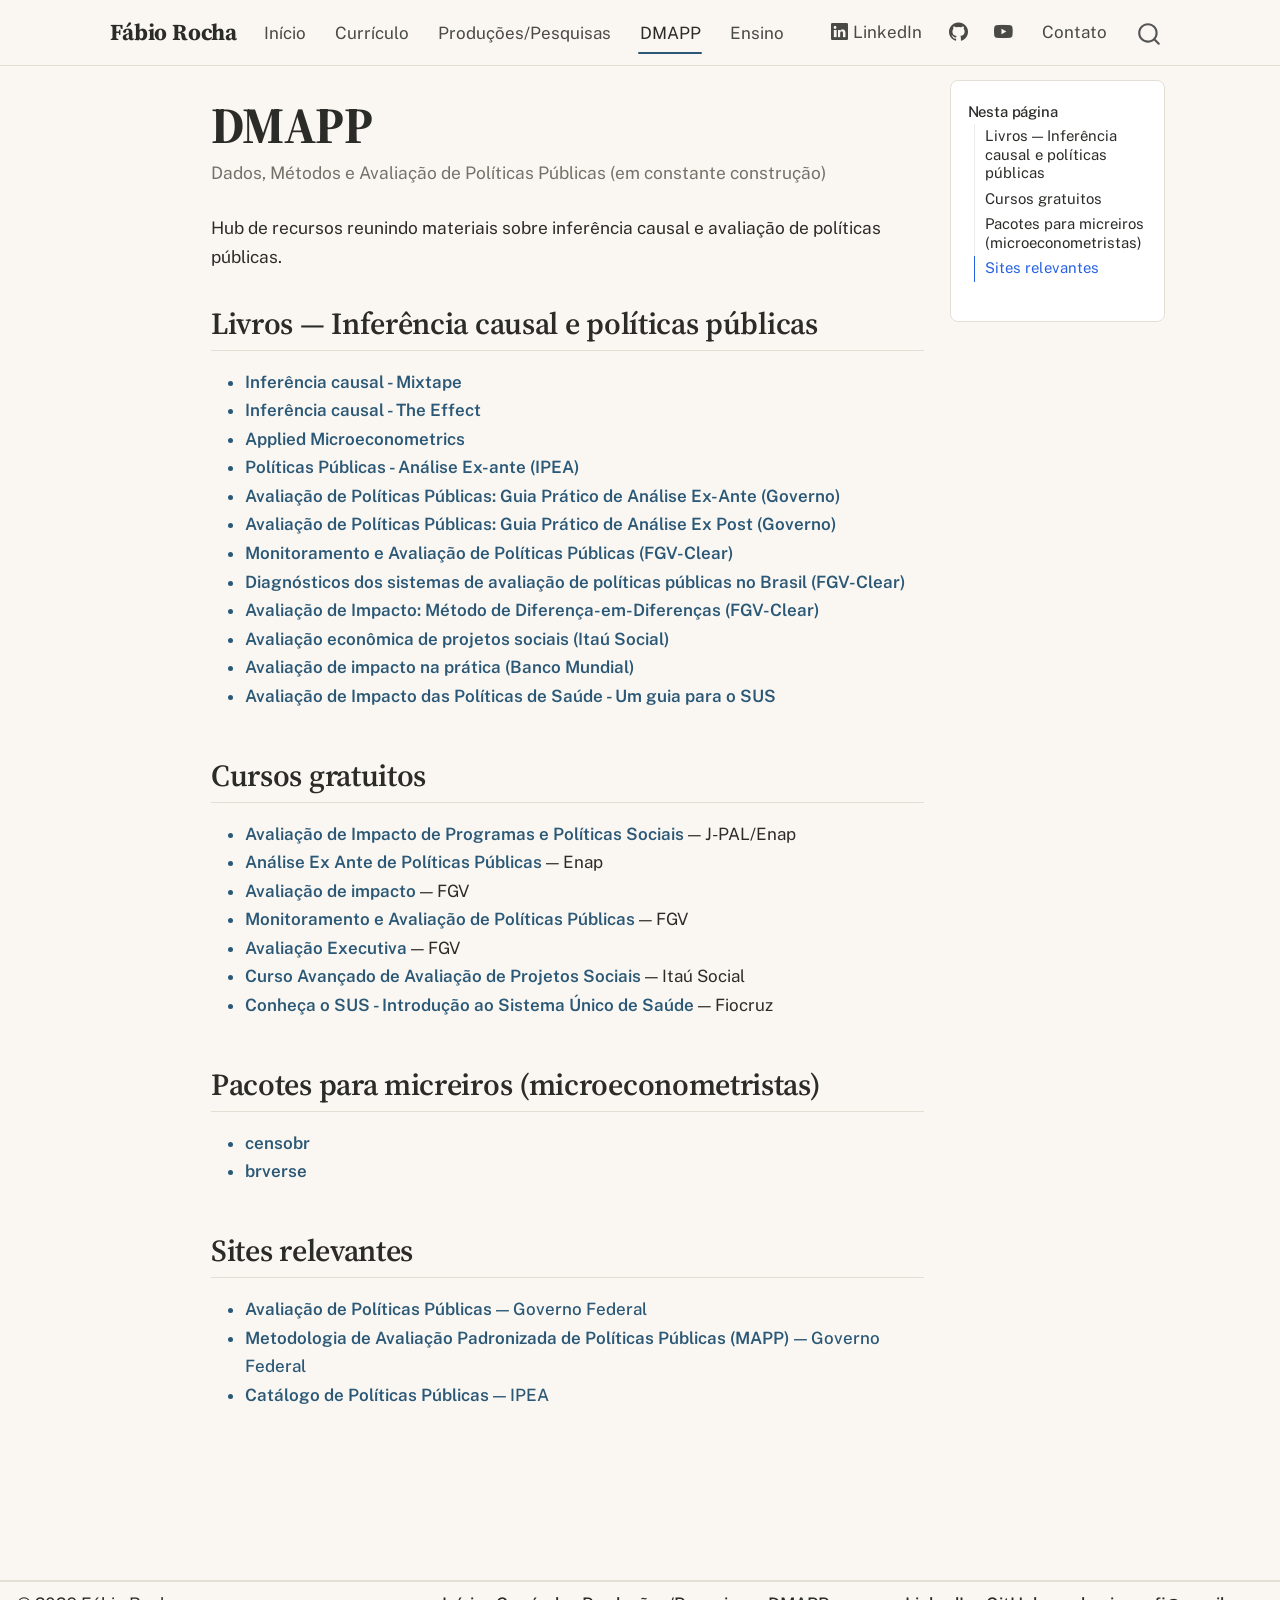
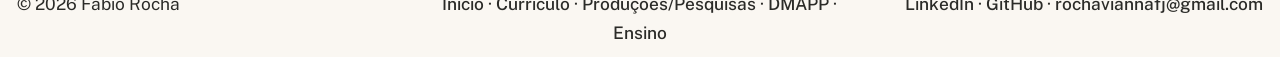
<file: docs/dmapp.html>
<!DOCTYPE html>
<html xmlns="http://www.w3.org/1999/xhtml" lang="pt-BR" xml:lang="pt-BR"><head>

<meta charset="utf-8">
<meta name="generator" content="quarto-1.9.38">

<meta name="viewport" content="width=device-width, initial-scale=1.0, user-scalable=yes">


<title>DMAPP – Fábio Rocha</title>
<style>
/* Default styles provided by pandoc.
** See https://pandoc.org/MANUAL.html#variables-for-html for config info.
*/
code{white-space: pre-wrap;}
span.smallcaps{font-variant: small-caps;}
div.columns{display: flex; gap: min(4vw, 1.5em);}
div.column{flex: auto; overflow-x: auto;}
div.hanging-indent{margin-left: 1.5em; text-indent: -1.5em;}
ul.task-list{list-style: none;}
ul.task-list li input[type="checkbox"] {
  width: 0.8em;
  margin: 0 0.8em 0.2em -1em; /* quarto-specific, see https://github.com/quarto-dev/quarto-cli/issues/4556 */ 
  vertical-align: middle;
}
</style>


<script src="site_libs/quarto-nav/quarto-nav.js"></script>
<script src="site_libs/quarto-nav/headroom.min.js"></script>
<script src="site_libs/clipboard/clipboard.min.js"></script>
<script src="site_libs/quarto-search/autocomplete.umd.js"></script>
<script src="site_libs/quarto-search/fuse.min.js"></script>
<script src="site_libs/quarto-search/quarto-search.js"></script>
<meta name="quarto:offset" content="./">
<script src="site_libs/quarto-html/quarto.js" type="module"></script>
<script src="site_libs/quarto-html/tabsets/tabsets.js" type="module"></script>
<script src="site_libs/quarto-html/popper.min.js"></script>
<script src="site_libs/quarto-html/tippy.umd.min.js"></script>
<script src="site_libs/quarto-html/anchor.min.js"></script>
<link href="site_libs/quarto-html/tippy.css" rel="stylesheet">
<link href="site_libs/quarto-html/quarto-syntax-highlighting-15634bcf2e68342d4ad2dfa704d543f6.css" rel="stylesheet" id="quarto-text-highlighting-styles">
<script src="site_libs/bootstrap/bootstrap.min.js"></script>
<link href="site_libs/bootstrap/bootstrap-icons.css" rel="stylesheet">
<link href="site_libs/bootstrap/bootstrap-a0f9fd0d421825b736dc1bbcbcba2219.min.css" rel="stylesheet" append-hash="true" id="quarto-bootstrap" data-mode="light">
<script id="quarto-search-options" type="application/json">{
  "location": "navbar",
  "copy-button": false,
  "collapse-after": 3,
  "panel-placement": "end",
  "type": "overlay",
  "limit": 50,
  "keyboard-shortcut": [
    "f",
    "/",
    "s"
  ],
  "show-item-context": false,
  "language": {
    "search-no-results-text": "Nenhum resultado",
    "search-matching-documents-text": "documentos correspondentes",
    "search-copy-link-title": "Copiar link para a busca",
    "search-hide-matches-text": "Esconder correspondências adicionais",
    "search-more-match-text": "mais correspondência neste documento",
    "search-more-matches-text": "mais correspondências neste documento",
    "search-clear-button-title": "Limpar",
    "search-text-placeholder": "",
    "search-detached-cancel-button-title": "Cancelar",
    "search-submit-button-title": "Enviar",
    "search-label": "Procurar"
  }
}</script>


<link rel="stylesheet" href="styles.css">
</head>

<body class="nav-fixed quarto-light">

<div id="quarto-search-results"></div>
  <header id="quarto-header" class="headroom fixed-top">
    <nav class="navbar navbar-expand-lg " data-bs-theme="dark">
      <div class="navbar-container container-fluid">
      <div class="navbar-brand-container mx-auto">
    <a class="navbar-brand" href="./index.html">
    <span class="navbar-title">Fábio Rocha</span>
    </a>
  </div>
            <div id="quarto-search" class="" title="Procurar"></div>
          <button class="navbar-toggler" type="button" data-bs-toggle="collapse" data-bs-target="#navbarCollapse" aria-controls="navbarCollapse" role="menu" aria-expanded="false" aria-label="Alternar de navegação" onclick="if (window.quartoToggleHeadroom) { window.quartoToggleHeadroom(); }">
  <span class="navbar-toggler-icon"></span>
</button>
          <div class="collapse navbar-collapse" id="navbarCollapse">
            <ul class="navbar-nav navbar-nav-scroll me-auto">
  <li class="nav-item">
    <a class="nav-link" href="./index.html"> 
<span class="menu-text">Início</span></a>
  </li>  
  <li class="nav-item">
    <a class="nav-link" href="./cv.html"> 
<span class="menu-text">Currículo</span></a>
  </li>  
  <li class="nav-item">
    <a class="nav-link" href="./pesquisas.html"> 
<span class="menu-text">Produções/Pesquisas</span></a>
  </li>  
  <li class="nav-item">
    <a class="nav-link active" href="./dmapp.html" aria-current="page"> 
<span class="menu-text">DMAPP</span></a>
  </li>  
  <li class="nav-item">
    <a class="nav-link" href="./ensino.html"> 
<span class="menu-text">Ensino</span></a>
  </li>  
</ul>
            <ul class="navbar-nav navbar-nav-scroll ms-auto">
  <li class="nav-item">
    <a class="nav-link" href="https://www.linkedin.com/in/f%C3%A1bio-rocha/"> <i class="bi bi-linkedin" role="img" aria-label="Fábio Rocha no LinkedIn">
</i> 
<span class="menu-text">LinkedIn</span></a>
  </li>  
  <li class="nav-item compact">
    <a class="nav-link" href="https://github.com/fabiorochav"> <i class="bi bi-github" role="img" aria-label="Fábio Rocha no GitHub">
</i> 
<span class="menu-text"></span></a>
  </li>  
  <li class="nav-item compact">
    <a class="nav-link" href="https://www.youtube.com/@RochaDatainR"> <i class="bi bi-youtube" role="img" aria-label="Canal Rocha Data in R no YouTube">
</i> 
<span class="menu-text"></span></a>
  </li>  
  <li class="nav-item">
    <a class="nav-link" href="mailto:rochaviannafj@gmail.com"> 
<span class="menu-text">Contato</span></a>
  </li>  
</ul>
          </div> <!-- /navcollapse -->
            <div class="quarto-navbar-tools">
</div>
      </div> <!-- /container-fluid -->
    </nav>
</header>
<!-- content -->
<div id="quarto-content" class="quarto-container page-columns page-rows-contents page-layout-article page-navbar">
<!-- sidebar -->
<!-- margin-sidebar -->
    <div id="quarto-margin-sidebar" class="sidebar margin-sidebar">
        <nav id="TOC" role="doc-toc" class="toc-active">
    <h2 id="toc-title">Nesta página</h2>
   
  <ul>
  <li><a href="#livros-inferência-causal-e-políticas-públicas" id="toc-livros-inferência-causal-e-políticas-públicas" class="nav-link active" data-scroll-target="#livros-inferência-causal-e-políticas-públicas">Livros — Inferência causal e políticas públicas</a></li>
  <li><a href="#cursos-gratuitos" id="toc-cursos-gratuitos" class="nav-link" data-scroll-target="#cursos-gratuitos">Cursos gratuitos</a></li>
  <li><a href="#pacotes-para-micreiros-microeconometristas" id="toc-pacotes-para-micreiros-microeconometristas" class="nav-link" data-scroll-target="#pacotes-para-micreiros-microeconometristas">Pacotes para micreiros (microeconometristas)</a></li>
  <li><a href="#sites-relevantes" id="toc-sites-relevantes" class="nav-link" data-scroll-target="#sites-relevantes">Sites relevantes</a></li>
  </ul>
</nav>
    </div>
<!-- main -->
<main class="content" id="quarto-document-content">

<header id="title-block-header" class="quarto-title-block default">
<div class="quarto-title">
<h1 class="title">DMAPP</h1>
<p class="subtitle lead">Dados, Métodos e Avaliação de Políticas Públicas (em constante construção)</p>
</div>



<div class="quarto-title-meta">

    
  
    
  </div>
  


</header>


<p>Hub de recursos reunindo materiais sobre inferência causal e avaliação de políticas públicas.</p>
<section id="livros-inferência-causal-e-políticas-públicas" class="level2">
<h2 class="anchored" data-anchor-id="livros-inferência-causal-e-políticas-públicas">Livros — Inferência causal e políticas públicas</h2>
<ul>
<li><a href="https://mixtape.scunning.com/"><strong>Inferência causal - Mixtape</strong></a></li>
<li><a href="https://theeffectbook.net/"><strong>Inferência causal - The Effect</strong></a></li>
<li><a href="https://damianclarke.net/books/microeconometrics/"><strong>Applied Microeconometrics</strong></a></li>
<li><a href="https://repositorio.ipea.gov.br/handle/11058/17322"><strong>Políticas Públicas - Análise Ex-ante (IPEA)</strong></a></li>
<li><a href="https://www.gov.br/casacivil/pt-br/assuntos/downloads/153743_analise-ex-ante_web_novo.pdf/@@download/file"><strong>Avaliação de Políticas Públicas: Guia Prático de Análise Ex-Ante (Governo)</strong></a></li>
<li><a href="https://www.gov.br/casacivil/pt-br/assuntos/downloads/guiaexpost.pdf/@@download/file"><strong>Avaliação de Políticas Públicas: Guia Prático de Análise Ex Post (Governo)</strong></a></li>
<li><a href="https://fgvclear.org/estudos/guia-clear-monitoramento-e-avaliacao-de-politicas-publicas/"><strong>Monitoramento e Avaliação de Políticas Públicas (FGV-Clear)</strong></a></li>
<li><a href="https://fgvclear.org/estudos/diagnostico-dos-sistemas-de-avaliacao-de-politicas-publicas-no-brasil/"><strong>Diagnósticos dos sistemas de avaliação de políticas públicas no Brasil (FGV-Clear)</strong></a></li>
<li><a href="https://fgvclear.org/website/wp-content/uploads/fechado-did.pdf"><strong>Avaliação de Impacto: Método de Diferença-em-Diferenças (FGV-Clear)</strong></a></li>
<li><a href="https://www.itausocial.org.br/wp-content/uploads/2018/05/avaliacao-economica-3a-ed_1513188151.pdf"><strong>Avaliação econômica de projetos sociais (Itaú Social)</strong></a></li>
<li><a href="https://publications.iadb.org/publications/portuguese/document/Avalia%C3%A7%C3%A3o-de-impacto-na-pr%C3%A1tica-Segunda-edi%C3%A7%C3%A3o.pdf"><strong>Avaliação de impacto na prática (Banco Mundial)</strong></a></li>
<li><a href="https://bvsms.saude.gov.br/bvs/publicacoes/avaliacao_impacto_politicas_saude_guia_sus.pdf"><strong>Avaliação de Impacto das Políticas de Saúde - Um guia para o SUS</strong></a></li>
</ul>
</section>
<section id="cursos-gratuitos" class="level2">
<h2 class="anchored" data-anchor-id="cursos-gratuitos">Cursos gratuitos</h2>
<ul>
<li><a href="https://www.escolavirtual.gov.br/curso/98"><strong>Avaliação de Impacto de Programas e Políticas Sociais</strong></a> — J-PAL/Enap</li>
<li><a href="https://www.escolavirtual.gov.br/curso/142"><strong>Análise Ex Ante de Políticas Públicas</strong></a> — Enap</li>
<li><a href="https://educacao-executiva.fgv.br/cursos/online/curta-media-duracao-online/avaliacao-de-impacto"><strong>Avaliação de impacto</strong></a> — FGV</li>
<li><a href="https://educacao-executiva.fgv.br/cursos/online/curta-media-duracao-online/monitoramento-e-avaliacao-de-politicas-publicas"><strong>Monitoramento e Avaliação de Políticas Públicas</strong></a> — FGV</li>
<li><a href="https://educacao-executiva.fgv.br/cursos/online/curta-media-duracao-online/avaliacao-executiva"><strong>Avaliação Executiva</strong></a> — FGV</li>
<li><a href="https://www.youtube.com/watch?v=Rj7H5J5NICs&amp;list=PLMwCZTyHngImv8KAhNo-S4Lzmk2FllN0S"><strong>Curso Avançado de Avaliação de Projetos Sociais</strong></a> — Itaú Social</li>
<li><a href="https://cursosqualificacao.campusvirtual.fiocruz.br/hotsite/introducaosus"><strong>Conheça o SUS - Introdução ao Sistema Único de Saúde</strong></a> — Fiocruz</li>
</ul>
</section>
<section id="pacotes-para-micreiros-microeconometristas" class="level2">
<h2 class="anchored" data-anchor-id="pacotes-para-micreiros-microeconometristas">Pacotes para micreiros (microeconometristas)</h2>
<ul>
<li><a href="https://ipeagit.github.io/censobr/index.html"><strong>censobr</strong></a></li>
<li><a href="https://github.com/ipea/brverse"><strong>brverse</strong></a></li>
</ul>
</section>
<section id="sites-relevantes" class="level2">
<h2 class="anchored" data-anchor-id="sites-relevantes">Sites relevantes</h2>
<ul>
<li><a href="http://www.gov.br/planejamento/pt-br/assuntos/avaliacao-de-politicas-publicas-1"><strong>Avaliação de Políticas Públicas</strong> — Governo Federal</a></li>
<li><a href="https://mapp.planejamento.gov.br/home"><strong>Metodologia de Avaliação Padronizada de Políticas Públicas (MAPP)</strong> — Governo Federal</a></li>
<li><a href="https://www.ipea.gov.br/portal/categoria-projetos-e-estatisticas/13492-catalogo-de-politicas-publicas"><strong>Catálogo de Políticas Públicas</strong> — IPEA</a></li>
</ul>


</section>

</main> <!-- /main -->
<script id="quarto-html-after-body" type="application/javascript">
  window.document.addEventListener("DOMContentLoaded", function (event) {
    const icon = "";
    const anchorJS = new window.AnchorJS();
    anchorJS.options = {
      placement: 'right',
      icon: icon
    };
    anchorJS.add('.anchored');
    const isCodeAnnotation = (el) => {
      for (const clz of el.classList) {
        if (clz.startsWith('code-annotation-')) {                     
          return true;
        }
      }
      return false;
    }
    const onCopySuccess = function(e) {
      // button target
      const button = e.trigger;
      // don't keep focus
      button.blur();
      // flash "checked"
      button.classList.add('code-copy-button-checked');
      var currentTitle = button.getAttribute("title");
      button.setAttribute("title", "Copiada");
      let tooltip;
      if (window.bootstrap) {
        button.setAttribute("data-bs-toggle", "tooltip");
        button.setAttribute("data-bs-placement", "left");
        button.setAttribute("data-bs-title", "Copiada");
        tooltip = new bootstrap.Tooltip(button, 
          { trigger: "manual", 
            customClass: "code-copy-button-tooltip",
            offset: [0, -8]});
        tooltip.show();    
      }
      setTimeout(function() {
        if (tooltip) {
          tooltip.hide();
          button.removeAttribute("data-bs-title");
          button.removeAttribute("data-bs-toggle");
          button.removeAttribute("data-bs-placement");
        }
        button.setAttribute("title", currentTitle);
        button.classList.remove('code-copy-button-checked');
      }, 1000);
      // clear code selection
      e.clearSelection();
    }
    const getTextToCopy = function(trigger) {
      const outerScaffold = trigger.parentElement.cloneNode(true);
      const codeEl = outerScaffold.querySelector('code');
      for (const childEl of codeEl.children) {
        if (isCodeAnnotation(childEl)) {
          childEl.remove();
        }
      }
      return codeEl.innerText;
    }
    const clipboard = new window.ClipboardJS('.code-copy-button:not([data-in-quarto-modal])', {
      text: getTextToCopy
    });
    clipboard.on('success', onCopySuccess);
    if (window.document.getElementById('quarto-embedded-source-code-modal')) {
      const clipboardModal = new window.ClipboardJS('.code-copy-button[data-in-quarto-modal]', {
        text: getTextToCopy,
        container: window.document.getElementById('quarto-embedded-source-code-modal')
      });
      clipboardModal.on('success', onCopySuccess);
    }
      var localhostRegex = new RegExp(/^(?:http|https):\/\/localhost\:?[0-9]*\//);
      var mailtoRegex = new RegExp(/^mailto:/);
        var filterRegex = new RegExp("https:\/\/fabiorochav\.github\.io");
      var isInternal = (href) => {
          return filterRegex.test(href) || localhostRegex.test(href) || mailtoRegex.test(href);
      }
      // Inspect non-navigation links and adorn them if external
     var links = window.document.querySelectorAll('a[href]:not(.nav-link):not(.navbar-brand):not(.toc-action):not(.sidebar-link):not(.sidebar-item-toggle):not(.pagination-link):not(.no-external):not([aria-hidden]):not(.dropdown-item):not(.quarto-navigation-tool):not(.about-link)');
      for (var i=0; i<links.length; i++) {
        const link = links[i];
        if (!isInternal(link.href)) {
          // undo the damage that might have been done by quarto-nav.js in the case of
          // links that we want to consider external
          if (link.dataset.originalHref !== undefined) {
            link.href = link.dataset.originalHref;
          }
        }
      }
    function tippyHover(el, contentFn, onTriggerFn, onUntriggerFn) {
      const config = {
        allowHTML: true,
        maxWidth: 500,
        delay: 100,
        arrow: false,
        appendTo: function(el) {
            return el.parentElement;
        },
        interactive: true,
        interactiveBorder: 10,
        theme: 'quarto',
        placement: 'bottom-start',
      };
      if (contentFn) {
        config.content = contentFn;
      }
      if (onTriggerFn) {
        config.onTrigger = onTriggerFn;
      }
      if (onUntriggerFn) {
        config.onUntrigger = onUntriggerFn;
      }
      window.tippy(el, config); 
    }
    const noterefs = window.document.querySelectorAll('a[role="doc-noteref"]');
    for (var i=0; i<noterefs.length; i++) {
      const ref = noterefs[i];
      tippyHover(ref, function() {
        // use id or data attribute instead here
        let href = ref.getAttribute('data-footnote-href') || ref.getAttribute('href');
        try { href = new URL(href).hash; } catch {}
        const id = href.replace(/^#\/?/, "");
        const note = window.document.getElementById(id);
        if (note) {
          return note.innerHTML;
        } else {
          return "";
        }
      });
    }
    const xrefs = window.document.querySelectorAll('a.quarto-xref');
    const processXRef = (id, note) => {
      // Strip column container classes
      const stripColumnClz = (el) => {
        el.classList.remove("page-full", "page-columns");
        if (el.children) {
          for (const child of el.children) {
            stripColumnClz(child);
          }
        }
      }
      stripColumnClz(note)
      if (id === null || id.startsWith('sec-')) {
        // Special case sections, only their first couple elements
        const container = document.createElement("div");
        if (note.children && note.children.length > 2) {
          container.appendChild(note.children[0].cloneNode(true));
          for (let i = 1; i < note.children.length; i++) {
            const child = note.children[i];
            if (child.tagName === "P" && child.innerText === "") {
              continue;
            } else {
              container.appendChild(child.cloneNode(true));
              break;
            }
          }
          if (window.Quarto?.typesetMath) {
            window.Quarto.typesetMath(container);
          }
          return container.innerHTML
        } else {
          if (window.Quarto?.typesetMath) {
            window.Quarto.typesetMath(note);
          }
          return note.innerHTML;
        }
      } else {
        // Remove any anchor links if they are present
        const anchorLink = note.querySelector('a.anchorjs-link');
        if (anchorLink) {
          anchorLink.remove();
        }
        if (window.Quarto?.typesetMath) {
          window.Quarto.typesetMath(note);
        }
        if (note.classList.contains("callout")) {
          return note.outerHTML;
        } else {
          return note.innerHTML;
        }
      }
    }
    for (var i=0; i<xrefs.length; i++) {
      const xref = xrefs[i];
      tippyHover(xref, undefined, function(instance) {
        instance.disable();
        let url = xref.getAttribute('href');
        let hash = undefined; 
        if (url.startsWith('#')) {
          hash = url;
        } else {
          try { hash = new URL(url).hash; } catch {}
        }
        if (hash) {
          const id = hash.replace(/^#\/?/, "");
          const note = window.document.getElementById(id);
          if (note !== null) {
            try {
              const html = processXRef(id, note.cloneNode(true));
              instance.setContent(html);
            } finally {
              instance.enable();
              instance.show();
            }
          } else {
            // See if we can fetch this
            fetch(url.split('#')[0])
            .then(res => res.text())
            .then(html => {
              const parser = new DOMParser();
              const htmlDoc = parser.parseFromString(html, "text/html");
              const note = htmlDoc.getElementById(id);
              if (note !== null) {
                const html = processXRef(id, note);
                instance.setContent(html);
              } 
            }).finally(() => {
              instance.enable();
              instance.show();
            });
          }
        } else {
          // See if we can fetch a full url (with no hash to target)
          // This is a special case and we should probably do some content thinning / targeting
          fetch(url)
          .then(res => res.text())
          .then(html => {
            const parser = new DOMParser();
            const htmlDoc = parser.parseFromString(html, "text/html");
            const note = htmlDoc.querySelector('main.content');
            if (note !== null) {
              // This should only happen for chapter cross references
              // (since there is no id in the URL)
              // remove the first header
              if (note.children.length > 0 && note.children[0].tagName === "HEADER") {
                note.children[0].remove();
              }
              const html = processXRef(null, note);
              instance.setContent(html);
            } 
          }).finally(() => {
            instance.enable();
            instance.show();
          });
        }
      }, function(instance) {
      });
    }
        let selectedAnnoteEl;
        const selectorForAnnotation = ( cell, annotation) => {
          let cellAttr = 'data-code-cell="' + cell + '"';
          let lineAttr = 'data-code-annotation="' +  annotation + '"';
          const selector = 'span[' + cellAttr + '][' + lineAttr + ']';
          return selector;
        }
        const selectCodeLines = (annoteEl) => {
          const doc = window.document;
          const targetCell = annoteEl.getAttribute("data-target-cell");
          const targetAnnotation = annoteEl.getAttribute("data-target-annotation");
          const annoteSpan = window.document.querySelector(selectorForAnnotation(targetCell, targetAnnotation));
          const lines = annoteSpan.getAttribute("data-code-lines").split(",");
          const lineIds = lines.map((line) => {
            return targetCell + "-" + line;
          })
          let top = null;
          let height = null;
          let parent = null;
          if (lineIds.length > 0) {
              //compute the position of the single el (top and bottom and make a div)
              const el = window.document.getElementById(lineIds[0]);
              top = el.offsetTop;
              height = el.offsetHeight;
              parent = el.parentElement.parentElement;
            if (lineIds.length > 1) {
              const lastEl = window.document.getElementById(lineIds[lineIds.length - 1]);
              const bottom = lastEl.offsetTop + lastEl.offsetHeight;
              height = bottom - top;
            }
            if (top !== null && height !== null && parent !== null) {
              // cook up a div (if necessary) and position it 
              let div = window.document.getElementById("code-annotation-line-highlight");
              if (div === null) {
                div = window.document.createElement("div");
                div.setAttribute("id", "code-annotation-line-highlight");
                div.style.position = 'absolute';
                parent.appendChild(div);
              }
              div.style.top = top - 2 + "px";
              div.style.height = height + 4 + "px";
              div.style.left = 0;
              let gutterDiv = window.document.getElementById("code-annotation-line-highlight-gutter");
              if (gutterDiv === null) {
                gutterDiv = window.document.createElement("div");
                gutterDiv.setAttribute("id", "code-annotation-line-highlight-gutter");
                gutterDiv.style.position = 'absolute';
                const codeCell = window.document.getElementById(targetCell);
                const gutter = codeCell.querySelector('.code-annotation-gutter');
                gutter.appendChild(gutterDiv);
              }
              gutterDiv.style.top = top - 2 + "px";
              gutterDiv.style.height = height + 4 + "px";
            }
            selectedAnnoteEl = annoteEl;
          }
        };
        const unselectCodeLines = () => {
          const elementsIds = ["code-annotation-line-highlight", "code-annotation-line-highlight-gutter"];
          elementsIds.forEach((elId) => {
            const div = window.document.getElementById(elId);
            if (div) {
              div.remove();
            }
          });
          selectedAnnoteEl = undefined;
        };
          // Handle positioning of the toggle
      window.addEventListener(
        "resize",
        throttle(() => {
          elRect = undefined;
          if (selectedAnnoteEl) {
            selectCodeLines(selectedAnnoteEl);
          }
        }, 10)
      );
      function throttle(fn, ms) {
      let throttle = false;
      let timer;
        return (...args) => {
          if(!throttle) { // first call gets through
              fn.apply(this, args);
              throttle = true;
          } else { // all the others get throttled
              if(timer) clearTimeout(timer); // cancel #2
              timer = setTimeout(() => {
                fn.apply(this, args);
                timer = throttle = false;
              }, ms);
          }
        };
      }
        // Attach click handler to the DT
        const annoteDls = window.document.querySelectorAll('dt[data-target-cell]');
        for (const annoteDlNode of annoteDls) {
          annoteDlNode.addEventListener('click', (event) => {
            const clickedEl = event.target;
            if (clickedEl !== selectedAnnoteEl) {
              unselectCodeLines();
              const activeEl = window.document.querySelector('dt[data-target-cell].code-annotation-active');
              if (activeEl) {
                activeEl.classList.remove('code-annotation-active');
              }
              selectCodeLines(clickedEl);
              clickedEl.classList.add('code-annotation-active');
            } else {
              // Unselect the line
              unselectCodeLines();
              clickedEl.classList.remove('code-annotation-active');
            }
          });
        }
    const findCites = (el) => {
      const parentEl = el.parentElement;
      if (parentEl) {
        const cites = parentEl.dataset.cites;
        if (cites) {
          return {
            el,
            cites: cites.split(' ')
          };
        } else {
          return findCites(el.parentElement)
        }
      } else {
        return undefined;
      }
    };
    var bibliorefs = window.document.querySelectorAll('a[role="doc-biblioref"]');
    for (var i=0; i<bibliorefs.length; i++) {
      const ref = bibliorefs[i];
      const citeInfo = findCites(ref);
      if (citeInfo) {
        tippyHover(citeInfo.el, function() {
          var popup = window.document.createElement('div');
          citeInfo.cites.forEach(function(cite) {
            var citeDiv = window.document.createElement('div');
            citeDiv.classList.add('hanging-indent');
            citeDiv.classList.add('csl-entry');
            var biblioDiv = window.document.getElementById('ref-' + cite);
            if (biblioDiv) {
              citeDiv.innerHTML = biblioDiv.innerHTML;
            }
            popup.appendChild(citeDiv);
          });
          return popup.innerHTML;
        });
      }
    }
  });
  </script>
</div> <!-- /content -->
<footer class="footer">
  <div class="nav-footer">
    <div class="nav-footer-left">
<p>© 2026 Fábio Rocha</p>
</div>   
    <div class="nav-footer-center">
<p><a href="./index.html">Início</a> · <a href="./cv.html">Currículo</a> · <a href="./pesquisas.html">Produções/Pesquisas</a> · <a href="./dmapp.html">DMAPP</a> · <a href="./ensino.html">Ensino</a></p>
</div>
    <div class="nav-footer-right">
<p><a href="https://www.linkedin.com/in/f%C3%A1bio-rocha/">LinkedIn</a> · <a href="https://github.com/fabiorochav">GitHub</a> · <a href="mailto:rochaviannafj@gmail.com">rochaviannafj@gmail.com</a></p>
</div>
  </div>
</footer>




</body></html>
</file>
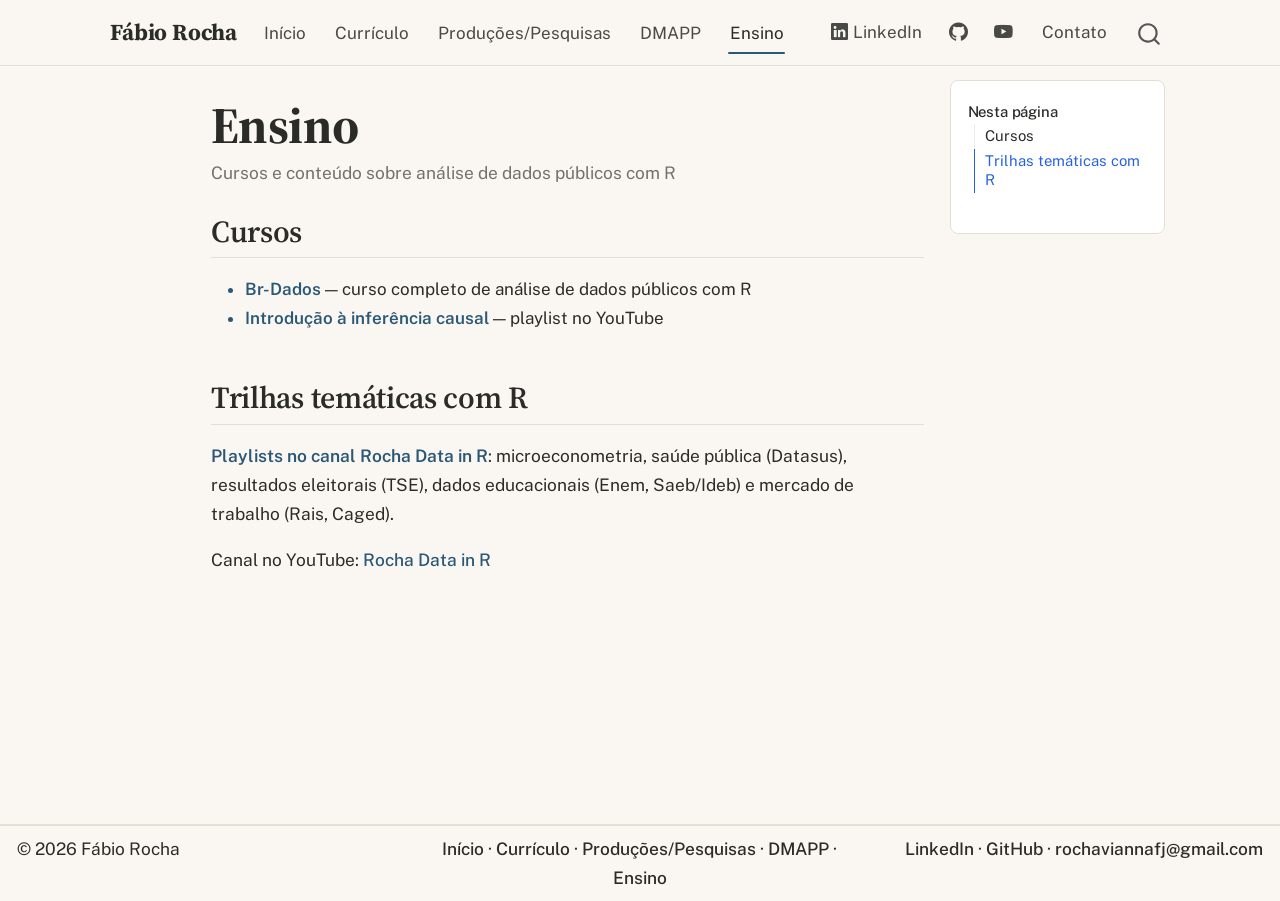
<file: docs/ensino.html>
<!DOCTYPE html>
<html xmlns="http://www.w3.org/1999/xhtml" lang="pt-BR" xml:lang="pt-BR"><head>

<meta charset="utf-8">
<meta name="generator" content="quarto-1.9.38">

<meta name="viewport" content="width=device-width, initial-scale=1.0, user-scalable=yes">


<title>Ensino – Fábio Rocha</title>
<style>
/* Default styles provided by pandoc.
** See https://pandoc.org/MANUAL.html#variables-for-html for config info.
*/
code{white-space: pre-wrap;}
span.smallcaps{font-variant: small-caps;}
div.columns{display: flex; gap: min(4vw, 1.5em);}
div.column{flex: auto; overflow-x: auto;}
div.hanging-indent{margin-left: 1.5em; text-indent: -1.5em;}
ul.task-list{list-style: none;}
ul.task-list li input[type="checkbox"] {
  width: 0.8em;
  margin: 0 0.8em 0.2em -1em; /* quarto-specific, see https://github.com/quarto-dev/quarto-cli/issues/4556 */ 
  vertical-align: middle;
}
</style>


<script src="site_libs/quarto-nav/quarto-nav.js"></script>
<script src="site_libs/quarto-nav/headroom.min.js"></script>
<script src="site_libs/clipboard/clipboard.min.js"></script>
<script src="site_libs/quarto-search/autocomplete.umd.js"></script>
<script src="site_libs/quarto-search/fuse.min.js"></script>
<script src="site_libs/quarto-search/quarto-search.js"></script>
<meta name="quarto:offset" content="./">
<script src="site_libs/quarto-html/quarto.js" type="module"></script>
<script src="site_libs/quarto-html/tabsets/tabsets.js" type="module"></script>
<script src="site_libs/quarto-html/popper.min.js"></script>
<script src="site_libs/quarto-html/tippy.umd.min.js"></script>
<script src="site_libs/quarto-html/anchor.min.js"></script>
<link href="site_libs/quarto-html/tippy.css" rel="stylesheet">
<link href="site_libs/quarto-html/quarto-syntax-highlighting-15634bcf2e68342d4ad2dfa704d543f6.css" rel="stylesheet" id="quarto-text-highlighting-styles">
<script src="site_libs/bootstrap/bootstrap.min.js"></script>
<link href="site_libs/bootstrap/bootstrap-icons.css" rel="stylesheet">
<link href="site_libs/bootstrap/bootstrap-a0f9fd0d421825b736dc1bbcbcba2219.min.css" rel="stylesheet" append-hash="true" id="quarto-bootstrap" data-mode="light">
<script id="quarto-search-options" type="application/json">{
  "location": "navbar",
  "copy-button": false,
  "collapse-after": 3,
  "panel-placement": "end",
  "type": "overlay",
  "limit": 50,
  "keyboard-shortcut": [
    "f",
    "/",
    "s"
  ],
  "show-item-context": false,
  "language": {
    "search-no-results-text": "Nenhum resultado",
    "search-matching-documents-text": "documentos correspondentes",
    "search-copy-link-title": "Copiar link para a busca",
    "search-hide-matches-text": "Esconder correspondências adicionais",
    "search-more-match-text": "mais correspondência neste documento",
    "search-more-matches-text": "mais correspondências neste documento",
    "search-clear-button-title": "Limpar",
    "search-text-placeholder": "",
    "search-detached-cancel-button-title": "Cancelar",
    "search-submit-button-title": "Enviar",
    "search-label": "Procurar"
  }
}</script>


<link rel="stylesheet" href="styles.css">
</head>

<body class="nav-fixed quarto-light">

<div id="quarto-search-results"></div>
  <header id="quarto-header" class="headroom fixed-top">
    <nav class="navbar navbar-expand-lg " data-bs-theme="dark">
      <div class="navbar-container container-fluid">
      <div class="navbar-brand-container mx-auto">
    <a class="navbar-brand" href="./index.html">
    <span class="navbar-title">Fábio Rocha</span>
    </a>
  </div>
            <div id="quarto-search" class="" title="Procurar"></div>
          <button class="navbar-toggler" type="button" data-bs-toggle="collapse" data-bs-target="#navbarCollapse" aria-controls="navbarCollapse" role="menu" aria-expanded="false" aria-label="Alternar de navegação" onclick="if (window.quartoToggleHeadroom) { window.quartoToggleHeadroom(); }">
  <span class="navbar-toggler-icon"></span>
</button>
          <div class="collapse navbar-collapse" id="navbarCollapse">
            <ul class="navbar-nav navbar-nav-scroll me-auto">
  <li class="nav-item">
    <a class="nav-link" href="./index.html"> 
<span class="menu-text">Início</span></a>
  </li>  
  <li class="nav-item">
    <a class="nav-link" href="./cv.html"> 
<span class="menu-text">Currículo</span></a>
  </li>  
  <li class="nav-item">
    <a class="nav-link" href="./pesquisas.html"> 
<span class="menu-text">Produções/Pesquisas</span></a>
  </li>  
  <li class="nav-item">
    <a class="nav-link" href="./dmapp.html"> 
<span class="menu-text">DMAPP</span></a>
  </li>  
  <li class="nav-item">
    <a class="nav-link active" href="./ensino.html" aria-current="page"> 
<span class="menu-text">Ensino</span></a>
  </li>  
</ul>
            <ul class="navbar-nav navbar-nav-scroll ms-auto">
  <li class="nav-item">
    <a class="nav-link" href="https://www.linkedin.com/in/f%C3%A1bio-rocha/"> <i class="bi bi-linkedin" role="img" aria-label="Fábio Rocha no LinkedIn">
</i> 
<span class="menu-text">LinkedIn</span></a>
  </li>  
  <li class="nav-item compact">
    <a class="nav-link" href="https://github.com/fabiorochav"> <i class="bi bi-github" role="img" aria-label="Fábio Rocha no GitHub">
</i> 
<span class="menu-text"></span></a>
  </li>  
  <li class="nav-item compact">
    <a class="nav-link" href="https://www.youtube.com/@RochaDatainR"> <i class="bi bi-youtube" role="img" aria-label="Canal Rocha Data in R no YouTube">
</i> 
<span class="menu-text"></span></a>
  </li>  
  <li class="nav-item">
    <a class="nav-link" href="mailto:rochaviannafj@gmail.com"> 
<span class="menu-text">Contato</span></a>
  </li>  
</ul>
          </div> <!-- /navcollapse -->
            <div class="quarto-navbar-tools">
</div>
      </div> <!-- /container-fluid -->
    </nav>
</header>
<!-- content -->
<div id="quarto-content" class="quarto-container page-columns page-rows-contents page-layout-article page-navbar">
<!-- sidebar -->
<!-- margin-sidebar -->
    <div id="quarto-margin-sidebar" class="sidebar margin-sidebar">
        <nav id="TOC" role="doc-toc" class="toc-active">
    <h2 id="toc-title">Nesta página</h2>
   
  <ul>
  <li><a href="#cursos" id="toc-cursos" class="nav-link active" data-scroll-target="#cursos">Cursos</a></li>
  <li><a href="#trilhas-temáticas-com-r" id="toc-trilhas-temáticas-com-r" class="nav-link" data-scroll-target="#trilhas-temáticas-com-r">Trilhas temáticas com R</a></li>
  </ul>
</nav>
    </div>
<!-- main -->
<main class="content" id="quarto-document-content">

<header id="title-block-header" class="quarto-title-block default">
<div class="quarto-title">
<h1 class="title">Ensino</h1>
<p class="subtitle lead">Cursos e conteúdo sobre análise de dados públicos com R</p>
</div>



<div class="quarto-title-meta">

    
  
    
  </div>
  


</header>


<section id="cursos" class="level2">
<h2 class="anchored" data-anchor-id="cursos">Cursos</h2>
<ul>
<li><a href="https://rochaviannafj.kpages.online/pagina-de-vendas-4406c28a-e901-4afd-9df1-4a248b6de9c7"><strong>Br-Dados</strong></a> — curso completo de análise de dados públicos com R</li>
<li><a href="https://www.youtube.com/playlist?list=PLIbZ5l3A_V8vEb6_U14pJSOn_AnuzzzS7"><strong>Introdução à inferência causal</strong></a> — playlist no YouTube</li>
</ul>
</section>
<section id="trilhas-temáticas-com-r" class="level2">
<h2 class="anchored" data-anchor-id="trilhas-temáticas-com-r">Trilhas temáticas com R</h2>
<p><a href="https://www.youtube.com/@RochaDatainR/playlists"><strong>Playlists no canal Rocha Data in R</strong></a>: microeconometria, saúde pública (Datasus), resultados eleitorais (TSE), dados educacionais (Enem, Saeb/Ideb) e mercado de trabalho (Rais, Caged).</p>
<p>Canal no YouTube: <a href="https://www.youtube.com/@RochaDatainR">Rocha Data in R</a></p>


</section>

</main> <!-- /main -->
<script id="quarto-html-after-body" type="application/javascript">
  window.document.addEventListener("DOMContentLoaded", function (event) {
    const icon = "";
    const anchorJS = new window.AnchorJS();
    anchorJS.options = {
      placement: 'right',
      icon: icon
    };
    anchorJS.add('.anchored');
    const isCodeAnnotation = (el) => {
      for (const clz of el.classList) {
        if (clz.startsWith('code-annotation-')) {                     
          return true;
        }
      }
      return false;
    }
    const onCopySuccess = function(e) {
      // button target
      const button = e.trigger;
      // don't keep focus
      button.blur();
      // flash "checked"
      button.classList.add('code-copy-button-checked');
      var currentTitle = button.getAttribute("title");
      button.setAttribute("title", "Copiada");
      let tooltip;
      if (window.bootstrap) {
        button.setAttribute("data-bs-toggle", "tooltip");
        button.setAttribute("data-bs-placement", "left");
        button.setAttribute("data-bs-title", "Copiada");
        tooltip = new bootstrap.Tooltip(button, 
          { trigger: "manual", 
            customClass: "code-copy-button-tooltip",
            offset: [0, -8]});
        tooltip.show();    
      }
      setTimeout(function() {
        if (tooltip) {
          tooltip.hide();
          button.removeAttribute("data-bs-title");
          button.removeAttribute("data-bs-toggle");
          button.removeAttribute("data-bs-placement");
        }
        button.setAttribute("title", currentTitle);
        button.classList.remove('code-copy-button-checked');
      }, 1000);
      // clear code selection
      e.clearSelection();
    }
    const getTextToCopy = function(trigger) {
      const outerScaffold = trigger.parentElement.cloneNode(true);
      const codeEl = outerScaffold.querySelector('code');
      for (const childEl of codeEl.children) {
        if (isCodeAnnotation(childEl)) {
          childEl.remove();
        }
      }
      return codeEl.innerText;
    }
    const clipboard = new window.ClipboardJS('.code-copy-button:not([data-in-quarto-modal])', {
      text: getTextToCopy
    });
    clipboard.on('success', onCopySuccess);
    if (window.document.getElementById('quarto-embedded-source-code-modal')) {
      const clipboardModal = new window.ClipboardJS('.code-copy-button[data-in-quarto-modal]', {
        text: getTextToCopy,
        container: window.document.getElementById('quarto-embedded-source-code-modal')
      });
      clipboardModal.on('success', onCopySuccess);
    }
      var localhostRegex = new RegExp(/^(?:http|https):\/\/localhost\:?[0-9]*\//);
      var mailtoRegex = new RegExp(/^mailto:/);
        var filterRegex = new RegExp("https:\/\/fabiorochav\.github\.io");
      var isInternal = (href) => {
          return filterRegex.test(href) || localhostRegex.test(href) || mailtoRegex.test(href);
      }
      // Inspect non-navigation links and adorn them if external
     var links = window.document.querySelectorAll('a[href]:not(.nav-link):not(.navbar-brand):not(.toc-action):not(.sidebar-link):not(.sidebar-item-toggle):not(.pagination-link):not(.no-external):not([aria-hidden]):not(.dropdown-item):not(.quarto-navigation-tool):not(.about-link)');
      for (var i=0; i<links.length; i++) {
        const link = links[i];
        if (!isInternal(link.href)) {
          // undo the damage that might have been done by quarto-nav.js in the case of
          // links that we want to consider external
          if (link.dataset.originalHref !== undefined) {
            link.href = link.dataset.originalHref;
          }
        }
      }
    function tippyHover(el, contentFn, onTriggerFn, onUntriggerFn) {
      const config = {
        allowHTML: true,
        maxWidth: 500,
        delay: 100,
        arrow: false,
        appendTo: function(el) {
            return el.parentElement;
        },
        interactive: true,
        interactiveBorder: 10,
        theme: 'quarto',
        placement: 'bottom-start',
      };
      if (contentFn) {
        config.content = contentFn;
      }
      if (onTriggerFn) {
        config.onTrigger = onTriggerFn;
      }
      if (onUntriggerFn) {
        config.onUntrigger = onUntriggerFn;
      }
      window.tippy(el, config); 
    }
    const noterefs = window.document.querySelectorAll('a[role="doc-noteref"]');
    for (var i=0; i<noterefs.length; i++) {
      const ref = noterefs[i];
      tippyHover(ref, function() {
        // use id or data attribute instead here
        let href = ref.getAttribute('data-footnote-href') || ref.getAttribute('href');
        try { href = new URL(href).hash; } catch {}
        const id = href.replace(/^#\/?/, "");
        const note = window.document.getElementById(id);
        if (note) {
          return note.innerHTML;
        } else {
          return "";
        }
      });
    }
    const xrefs = window.document.querySelectorAll('a.quarto-xref');
    const processXRef = (id, note) => {
      // Strip column container classes
      const stripColumnClz = (el) => {
        el.classList.remove("page-full", "page-columns");
        if (el.children) {
          for (const child of el.children) {
            stripColumnClz(child);
          }
        }
      }
      stripColumnClz(note)
      if (id === null || id.startsWith('sec-')) {
        // Special case sections, only their first couple elements
        const container = document.createElement("div");
        if (note.children && note.children.length > 2) {
          container.appendChild(note.children[0].cloneNode(true));
          for (let i = 1; i < note.children.length; i++) {
            const child = note.children[i];
            if (child.tagName === "P" && child.innerText === "") {
              continue;
            } else {
              container.appendChild(child.cloneNode(true));
              break;
            }
          }
          if (window.Quarto?.typesetMath) {
            window.Quarto.typesetMath(container);
          }
          return container.innerHTML
        } else {
          if (window.Quarto?.typesetMath) {
            window.Quarto.typesetMath(note);
          }
          return note.innerHTML;
        }
      } else {
        // Remove any anchor links if they are present
        const anchorLink = note.querySelector('a.anchorjs-link');
        if (anchorLink) {
          anchorLink.remove();
        }
        if (window.Quarto?.typesetMath) {
          window.Quarto.typesetMath(note);
        }
        if (note.classList.contains("callout")) {
          return note.outerHTML;
        } else {
          return note.innerHTML;
        }
      }
    }
    for (var i=0; i<xrefs.length; i++) {
      const xref = xrefs[i];
      tippyHover(xref, undefined, function(instance) {
        instance.disable();
        let url = xref.getAttribute('href');
        let hash = undefined; 
        if (url.startsWith('#')) {
          hash = url;
        } else {
          try { hash = new URL(url).hash; } catch {}
        }
        if (hash) {
          const id = hash.replace(/^#\/?/, "");
          const note = window.document.getElementById(id);
          if (note !== null) {
            try {
              const html = processXRef(id, note.cloneNode(true));
              instance.setContent(html);
            } finally {
              instance.enable();
              instance.show();
            }
          } else {
            // See if we can fetch this
            fetch(url.split('#')[0])
            .then(res => res.text())
            .then(html => {
              const parser = new DOMParser();
              const htmlDoc = parser.parseFromString(html, "text/html");
              const note = htmlDoc.getElementById(id);
              if (note !== null) {
                const html = processXRef(id, note);
                instance.setContent(html);
              } 
            }).finally(() => {
              instance.enable();
              instance.show();
            });
          }
        } else {
          // See if we can fetch a full url (with no hash to target)
          // This is a special case and we should probably do some content thinning / targeting
          fetch(url)
          .then(res => res.text())
          .then(html => {
            const parser = new DOMParser();
            const htmlDoc = parser.parseFromString(html, "text/html");
            const note = htmlDoc.querySelector('main.content');
            if (note !== null) {
              // This should only happen for chapter cross references
              // (since there is no id in the URL)
              // remove the first header
              if (note.children.length > 0 && note.children[0].tagName === "HEADER") {
                note.children[0].remove();
              }
              const html = processXRef(null, note);
              instance.setContent(html);
            } 
          }).finally(() => {
            instance.enable();
            instance.show();
          });
        }
      }, function(instance) {
      });
    }
        let selectedAnnoteEl;
        const selectorForAnnotation = ( cell, annotation) => {
          let cellAttr = 'data-code-cell="' + cell + '"';
          let lineAttr = 'data-code-annotation="' +  annotation + '"';
          const selector = 'span[' + cellAttr + '][' + lineAttr + ']';
          return selector;
        }
        const selectCodeLines = (annoteEl) => {
          const doc = window.document;
          const targetCell = annoteEl.getAttribute("data-target-cell");
          const targetAnnotation = annoteEl.getAttribute("data-target-annotation");
          const annoteSpan = window.document.querySelector(selectorForAnnotation(targetCell, targetAnnotation));
          const lines = annoteSpan.getAttribute("data-code-lines").split(",");
          const lineIds = lines.map((line) => {
            return targetCell + "-" + line;
          })
          let top = null;
          let height = null;
          let parent = null;
          if (lineIds.length > 0) {
              //compute the position of the single el (top and bottom and make a div)
              const el = window.document.getElementById(lineIds[0]);
              top = el.offsetTop;
              height = el.offsetHeight;
              parent = el.parentElement.parentElement;
            if (lineIds.length > 1) {
              const lastEl = window.document.getElementById(lineIds[lineIds.length - 1]);
              const bottom = lastEl.offsetTop + lastEl.offsetHeight;
              height = bottom - top;
            }
            if (top !== null && height !== null && parent !== null) {
              // cook up a div (if necessary) and position it 
              let div = window.document.getElementById("code-annotation-line-highlight");
              if (div === null) {
                div = window.document.createElement("div");
                div.setAttribute("id", "code-annotation-line-highlight");
                div.style.position = 'absolute';
                parent.appendChild(div);
              }
              div.style.top = top - 2 + "px";
              div.style.height = height + 4 + "px";
              div.style.left = 0;
              let gutterDiv = window.document.getElementById("code-annotation-line-highlight-gutter");
              if (gutterDiv === null) {
                gutterDiv = window.document.createElement("div");
                gutterDiv.setAttribute("id", "code-annotation-line-highlight-gutter");
                gutterDiv.style.position = 'absolute';
                const codeCell = window.document.getElementById(targetCell);
                const gutter = codeCell.querySelector('.code-annotation-gutter');
                gutter.appendChild(gutterDiv);
              }
              gutterDiv.style.top = top - 2 + "px";
              gutterDiv.style.height = height + 4 + "px";
            }
            selectedAnnoteEl = annoteEl;
          }
        };
        const unselectCodeLines = () => {
          const elementsIds = ["code-annotation-line-highlight", "code-annotation-line-highlight-gutter"];
          elementsIds.forEach((elId) => {
            const div = window.document.getElementById(elId);
            if (div) {
              div.remove();
            }
          });
          selectedAnnoteEl = undefined;
        };
          // Handle positioning of the toggle
      window.addEventListener(
        "resize",
        throttle(() => {
          elRect = undefined;
          if (selectedAnnoteEl) {
            selectCodeLines(selectedAnnoteEl);
          }
        }, 10)
      );
      function throttle(fn, ms) {
      let throttle = false;
      let timer;
        return (...args) => {
          if(!throttle) { // first call gets through
              fn.apply(this, args);
              throttle = true;
          } else { // all the others get throttled
              if(timer) clearTimeout(timer); // cancel #2
              timer = setTimeout(() => {
                fn.apply(this, args);
                timer = throttle = false;
              }, ms);
          }
        };
      }
        // Attach click handler to the DT
        const annoteDls = window.document.querySelectorAll('dt[data-target-cell]');
        for (const annoteDlNode of annoteDls) {
          annoteDlNode.addEventListener('click', (event) => {
            const clickedEl = event.target;
            if (clickedEl !== selectedAnnoteEl) {
              unselectCodeLines();
              const activeEl = window.document.querySelector('dt[data-target-cell].code-annotation-active');
              if (activeEl) {
                activeEl.classList.remove('code-annotation-active');
              }
              selectCodeLines(clickedEl);
              clickedEl.classList.add('code-annotation-active');
            } else {
              // Unselect the line
              unselectCodeLines();
              clickedEl.classList.remove('code-annotation-active');
            }
          });
        }
    const findCites = (el) => {
      const parentEl = el.parentElement;
      if (parentEl) {
        const cites = parentEl.dataset.cites;
        if (cites) {
          return {
            el,
            cites: cites.split(' ')
          };
        } else {
          return findCites(el.parentElement)
        }
      } else {
        return undefined;
      }
    };
    var bibliorefs = window.document.querySelectorAll('a[role="doc-biblioref"]');
    for (var i=0; i<bibliorefs.length; i++) {
      const ref = bibliorefs[i];
      const citeInfo = findCites(ref);
      if (citeInfo) {
        tippyHover(citeInfo.el, function() {
          var popup = window.document.createElement('div');
          citeInfo.cites.forEach(function(cite) {
            var citeDiv = window.document.createElement('div');
            citeDiv.classList.add('hanging-indent');
            citeDiv.classList.add('csl-entry');
            var biblioDiv = window.document.getElementById('ref-' + cite);
            if (biblioDiv) {
              citeDiv.innerHTML = biblioDiv.innerHTML;
            }
            popup.appendChild(citeDiv);
          });
          return popup.innerHTML;
        });
      }
    }
  });
  </script>
</div> <!-- /content -->
<footer class="footer">
  <div class="nav-footer">
    <div class="nav-footer-left">
<p>© 2026 Fábio Rocha</p>
</div>   
    <div class="nav-footer-center">
<p><a href="./index.html">Início</a> · <a href="./cv.html">Currículo</a> · <a href="./pesquisas.html">Produções/Pesquisas</a> · <a href="./dmapp.html">DMAPP</a> · <a href="./ensino.html">Ensino</a></p>
</div>
    <div class="nav-footer-right">
<p><a href="https://www.linkedin.com/in/f%C3%A1bio-rocha/">LinkedIn</a> · <a href="https://github.com/fabiorochav">GitHub</a> · <a href="mailto:rochaviannafj@gmail.com">rochaviannafj@gmail.com</a></p>
</div>
  </div>
</footer>




</body></html>
</file>
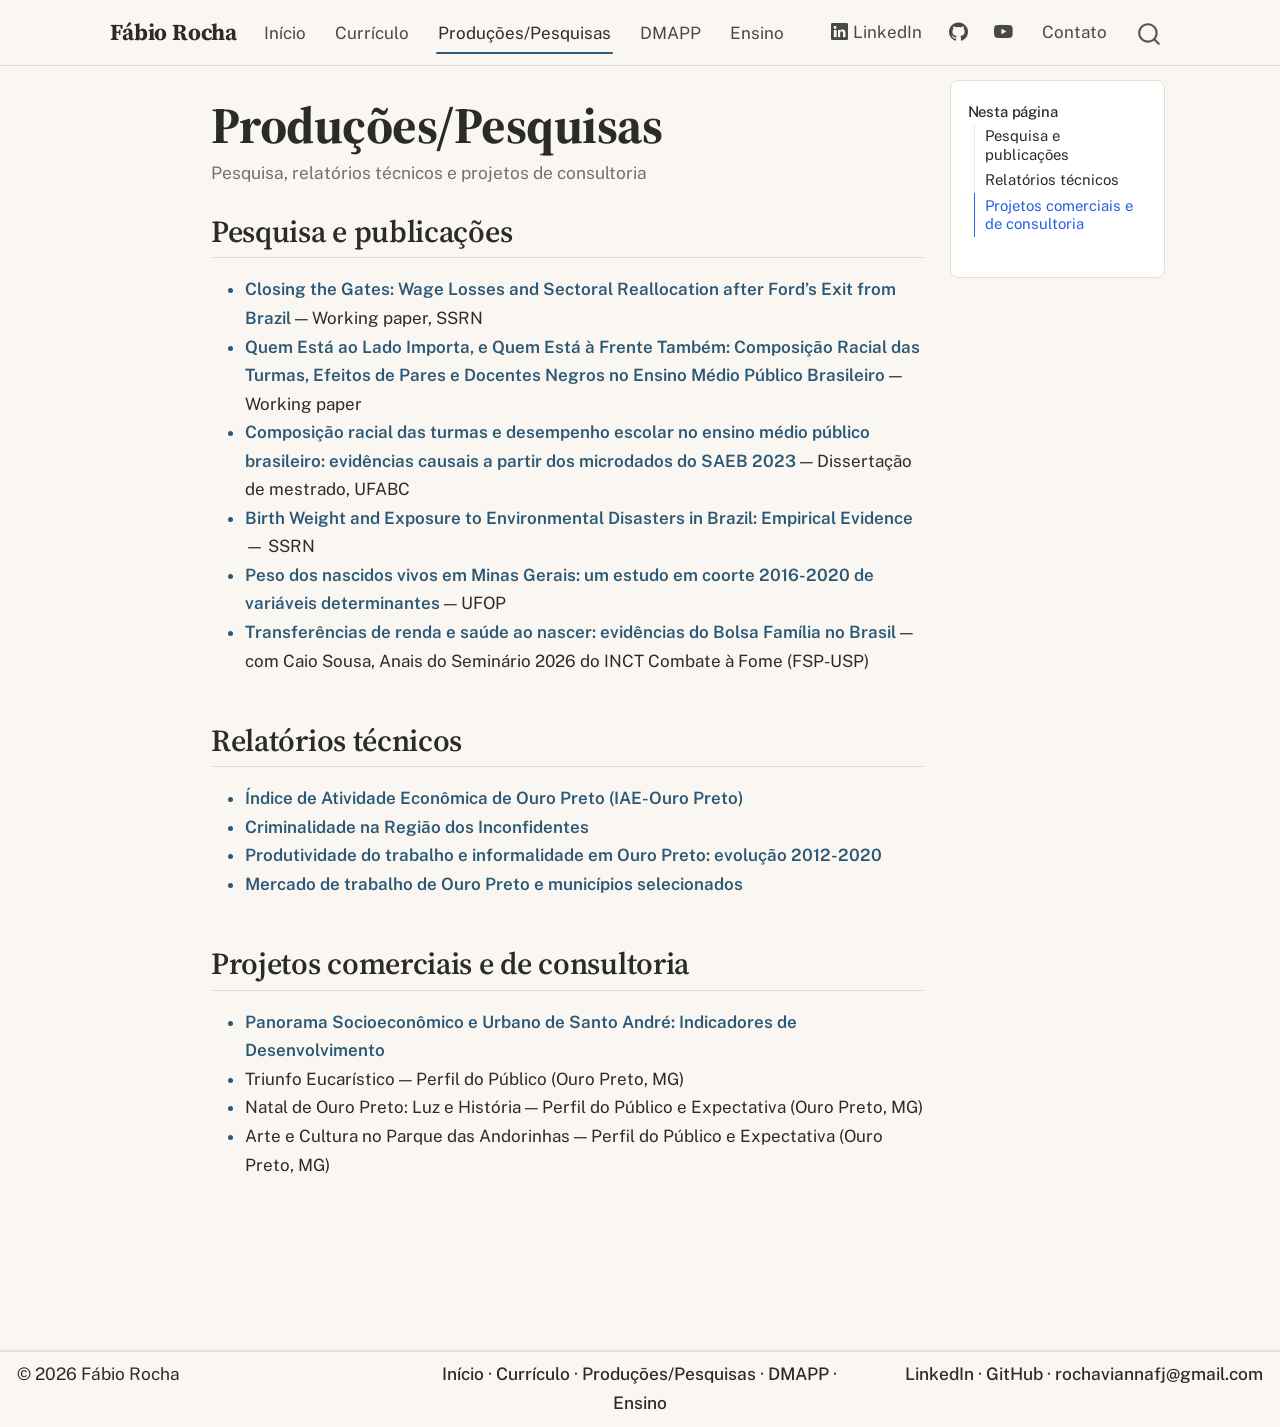
<file: docs/pesquisas.html>
<!DOCTYPE html>
<html xmlns="http://www.w3.org/1999/xhtml" lang="pt-BR" xml:lang="pt-BR"><head>

<meta charset="utf-8">
<meta name="generator" content="quarto-1.9.38">

<meta name="viewport" content="width=device-width, initial-scale=1.0, user-scalable=yes">


<title>Produções/Pesquisas – Fábio Rocha</title>
<style>
/* Default styles provided by pandoc.
** See https://pandoc.org/MANUAL.html#variables-for-html for config info.
*/
code{white-space: pre-wrap;}
span.smallcaps{font-variant: small-caps;}
div.columns{display: flex; gap: min(4vw, 1.5em);}
div.column{flex: auto; overflow-x: auto;}
div.hanging-indent{margin-left: 1.5em; text-indent: -1.5em;}
ul.task-list{list-style: none;}
ul.task-list li input[type="checkbox"] {
  width: 0.8em;
  margin: 0 0.8em 0.2em -1em; /* quarto-specific, see https://github.com/quarto-dev/quarto-cli/issues/4556 */ 
  vertical-align: middle;
}
</style>


<script src="site_libs/quarto-nav/quarto-nav.js"></script>
<script src="site_libs/quarto-nav/headroom.min.js"></script>
<script src="site_libs/clipboard/clipboard.min.js"></script>
<script src="site_libs/quarto-search/autocomplete.umd.js"></script>
<script src="site_libs/quarto-search/fuse.min.js"></script>
<script src="site_libs/quarto-search/quarto-search.js"></script>
<meta name="quarto:offset" content="./">
<script src="site_libs/quarto-html/quarto.js" type="module"></script>
<script src="site_libs/quarto-html/tabsets/tabsets.js" type="module"></script>
<script src="site_libs/quarto-html/popper.min.js"></script>
<script src="site_libs/quarto-html/tippy.umd.min.js"></script>
<script src="site_libs/quarto-html/anchor.min.js"></script>
<link href="site_libs/quarto-html/tippy.css" rel="stylesheet">
<link href="site_libs/quarto-html/quarto-syntax-highlighting-15634bcf2e68342d4ad2dfa704d543f6.css" rel="stylesheet" id="quarto-text-highlighting-styles">
<script src="site_libs/bootstrap/bootstrap.min.js"></script>
<link href="site_libs/bootstrap/bootstrap-icons.css" rel="stylesheet">
<link href="site_libs/bootstrap/bootstrap-a0f9fd0d421825b736dc1bbcbcba2219.min.css" rel="stylesheet" append-hash="true" id="quarto-bootstrap" data-mode="light">
<script id="quarto-search-options" type="application/json">{
  "location": "navbar",
  "copy-button": false,
  "collapse-after": 3,
  "panel-placement": "end",
  "type": "overlay",
  "limit": 50,
  "keyboard-shortcut": [
    "f",
    "/",
    "s"
  ],
  "show-item-context": false,
  "language": {
    "search-no-results-text": "Nenhum resultado",
    "search-matching-documents-text": "documentos correspondentes",
    "search-copy-link-title": "Copiar link para a busca",
    "search-hide-matches-text": "Esconder correspondências adicionais",
    "search-more-match-text": "mais correspondência neste documento",
    "search-more-matches-text": "mais correspondências neste documento",
    "search-clear-button-title": "Limpar",
    "search-text-placeholder": "",
    "search-detached-cancel-button-title": "Cancelar",
    "search-submit-button-title": "Enviar",
    "search-label": "Procurar"
  }
}</script>


<link rel="stylesheet" href="styles.css">
</head>

<body class="nav-fixed quarto-light">

<div id="quarto-search-results"></div>
  <header id="quarto-header" class="headroom fixed-top">
    <nav class="navbar navbar-expand-lg " data-bs-theme="dark">
      <div class="navbar-container container-fluid">
      <div class="navbar-brand-container mx-auto">
    <a class="navbar-brand" href="./index.html">
    <span class="navbar-title">Fábio Rocha</span>
    </a>
  </div>
            <div id="quarto-search" class="" title="Procurar"></div>
          <button class="navbar-toggler" type="button" data-bs-toggle="collapse" data-bs-target="#navbarCollapse" aria-controls="navbarCollapse" role="menu" aria-expanded="false" aria-label="Alternar de navegação" onclick="if (window.quartoToggleHeadroom) { window.quartoToggleHeadroom(); }">
  <span class="navbar-toggler-icon"></span>
</button>
          <div class="collapse navbar-collapse" id="navbarCollapse">
            <ul class="navbar-nav navbar-nav-scroll me-auto">
  <li class="nav-item">
    <a class="nav-link" href="./index.html"> 
<span class="menu-text">Início</span></a>
  </li>  
  <li class="nav-item">
    <a class="nav-link" href="./cv.html"> 
<span class="menu-text">Currículo</span></a>
  </li>  
  <li class="nav-item">
    <a class="nav-link active" href="./pesquisas.html" aria-current="page"> 
<span class="menu-text">Produções/Pesquisas</span></a>
  </li>  
  <li class="nav-item">
    <a class="nav-link" href="./dmapp.html"> 
<span class="menu-text">DMAPP</span></a>
  </li>  
  <li class="nav-item">
    <a class="nav-link" href="./ensino.html"> 
<span class="menu-text">Ensino</span></a>
  </li>  
</ul>
            <ul class="navbar-nav navbar-nav-scroll ms-auto">
  <li class="nav-item">
    <a class="nav-link" href="https://www.linkedin.com/in/f%C3%A1bio-rocha/"> <i class="bi bi-linkedin" role="img" aria-label="Fábio Rocha no LinkedIn">
</i> 
<span class="menu-text">LinkedIn</span></a>
  </li>  
  <li class="nav-item compact">
    <a class="nav-link" href="https://github.com/fabiorochav"> <i class="bi bi-github" role="img" aria-label="Fábio Rocha no GitHub">
</i> 
<span class="menu-text"></span></a>
  </li>  
  <li class="nav-item compact">
    <a class="nav-link" href="https://www.youtube.com/@RochaDatainR"> <i class="bi bi-youtube" role="img" aria-label="Canal Rocha Data in R no YouTube">
</i> 
<span class="menu-text"></span></a>
  </li>  
  <li class="nav-item">
    <a class="nav-link" href="mailto:rochaviannafj@gmail.com"> 
<span class="menu-text">Contato</span></a>
  </li>  
</ul>
          </div> <!-- /navcollapse -->
            <div class="quarto-navbar-tools">
</div>
      </div> <!-- /container-fluid -->
    </nav>
</header>
<!-- content -->
<div id="quarto-content" class="quarto-container page-columns page-rows-contents page-layout-article page-navbar">
<!-- sidebar -->
<!-- margin-sidebar -->
    <div id="quarto-margin-sidebar" class="sidebar margin-sidebar">
        <nav id="TOC" role="doc-toc" class="toc-active">
    <h2 id="toc-title">Nesta página</h2>
   
  <ul>
  <li><a href="#pesquisa-e-publicações" id="toc-pesquisa-e-publicações" class="nav-link active" data-scroll-target="#pesquisa-e-publicações">Pesquisa e publicações</a></li>
  <li><a href="#relatórios-técnicos" id="toc-relatórios-técnicos" class="nav-link" data-scroll-target="#relatórios-técnicos">Relatórios técnicos</a></li>
  <li><a href="#projetos-comerciais-e-de-consultoria" id="toc-projetos-comerciais-e-de-consultoria" class="nav-link" data-scroll-target="#projetos-comerciais-e-de-consultoria">Projetos comerciais e de consultoria</a></li>
  </ul>
</nav>
    </div>
<!-- main -->
<main class="content" id="quarto-document-content">

<header id="title-block-header" class="quarto-title-block default">
<div class="quarto-title">
<h1 class="title">Produções/Pesquisas</h1>
<p class="subtitle lead">Pesquisa, relatórios técnicos e projetos de consultoria</p>
</div>



<div class="quarto-title-meta">

    
  
    
  </div>
  


</header>


<section id="pesquisa-e-publicações" class="level2">
<h2 class="anchored" data-anchor-id="pesquisa-e-publicações">Pesquisa e publicações</h2>
<ul>
<li><a href="https://papers.ssrn.com/sol3/papers.cfm?abstract_id=7541619"><strong>Closing the Gates: Wage Losses and Sectoral Reallocation after Ford’s Exit from Brazil</strong></a> — Working paper, SSRN</li>
<li><a href="https://drive.google.com/file/d/1xJ9iSBw5fD_ZeZtoAyiGL90B0iVNJfG2/view?usp=sharing"><strong>Quem Está ao Lado Importa, e Quem Está à Frente Também: Composição Racial das Turmas, Efeitos de Pares e Docentes Negros no Ensino Médio Público Brasileiro</strong></a> — Working paper</li>
<li><a href="https://biblioteca.ufabc.edu.br/TerminalWeb/acervo/detalhe/154407?guid=1789499231992&amp;returnUrl=%2fTerminalWeb%2fresultado%2flistar%3fguid%3d1789499231992%26quantidadePaginas%3d1%26codigoRegistro%3d154407%23154407&amp;i=1"><strong>Composição racial das turmas e desempenho escolar no ensino médio público brasileiro: evidências causais a partir dos microdados do SAEB 2023</strong></a> — Dissertação de mestrado, UFABC</li>
<li><a href="https://papers.ssrn.com/sol3/papers.cfm?abstract_id=6791239"><strong>Birth Weight and Exposure to Environmental Disasters in Brazil: Empirical Evidence</strong></a> — SSRN</li>
<li><a href="https://www.monografias.ufop.br/handle/35400000/5323"><strong>Peso dos nascidos vivos em Minas Gerais: um estudo em coorte 2016-2020 de variáveis determinantes</strong></a> — UFOP</li>
<li><a href="https://inct-combate-a-fome.fsp.usp.br/wp-content/uploads/2026/09/20260527-Anais-INCT.pdf#page=126"><strong>Transferências de renda e saúde ao nascer: evidências do Bolsa Família no Brasil</strong></a> — com Caio Sousa, Anais do Seminário 2026 do INCT Combate à Fome (FSP-USP)</li>
</ul>
</section>
<section id="relatórios-técnicos" class="level2">
<h2 class="anchored" data-anchor-id="relatórios-técnicos">Relatórios técnicos</h2>
<ul>
<li><a href="https://www.ouropreto.mg.gov.br/static/arquivos/menus_areas/indice_atividade_economica.pdf?dc=9830"><strong>Índice de Atividade Econômica de Ouro Preto (IAE-Ouro Preto)</strong></a></li>
<li><a href="https://www.ouropreto.mg.gov.br/static/arquivos/menus_areas/criminalidade.pdf?dc=8648"><strong>Criminalidade na Região dos Inconfidentes</strong></a></li>
<li><a href="https://www.ouropreto.mg.gov.br/static/arquivos/menus_areas/produtividade.pdf?dc=7128"><strong>Produtividade do trabalho e informalidade em Ouro Preto: evolução 2012-2020</strong></a></li>
<li><a href="https://www.ouropreto.mg.gov.br/static/arquivos/menus_areas/relatorio_trabalho.pdf?dc=2012"><strong>Mercado de trabalho de Ouro Preto e municípios selecionados</strong></a></li>
</ul>
</section>
<section id="projetos-comerciais-e-de-consultoria" class="level2">
<h2 class="anchored" data-anchor-id="projetos-comerciais-e-de-consultoria">Projetos comerciais e de consultoria</h2>
<ul>
<li><a href="https://drive.google.com/file/d/1ZzI7gBAcgM6bRwdsHbcy1-7doiVzSmEB/view"><strong>Panorama Socioeconômico e Urbano de Santo André: Indicadores de Desenvolvimento</strong></a></li>
<li>Triunfo Eucarístico — Perfil do Público (Ouro Preto, MG)</li>
<li>Natal de Ouro Preto: Luz e História — Perfil do Público e Expectativa (Ouro Preto, MG)</li>
<li>Arte e Cultura no Parque das Andorinhas — Perfil do Público e Expectativa (Ouro Preto, MG)</li>
</ul>


</section>

</main> <!-- /main -->
<script id="quarto-html-after-body" type="application/javascript">
  window.document.addEventListener("DOMContentLoaded", function (event) {
    const icon = "";
    const anchorJS = new window.AnchorJS();
    anchorJS.options = {
      placement: 'right',
      icon: icon
    };
    anchorJS.add('.anchored');
    const isCodeAnnotation = (el) => {
      for (const clz of el.classList) {
        if (clz.startsWith('code-annotation-')) {                     
          return true;
        }
      }
      return false;
    }
    const onCopySuccess = function(e) {
      // button target
      const button = e.trigger;
      // don't keep focus
      button.blur();
      // flash "checked"
      button.classList.add('code-copy-button-checked');
      var currentTitle = button.getAttribute("title");
      button.setAttribute("title", "Copiada");
      let tooltip;
      if (window.bootstrap) {
        button.setAttribute("data-bs-toggle", "tooltip");
        button.setAttribute("data-bs-placement", "left");
        button.setAttribute("data-bs-title", "Copiada");
        tooltip = new bootstrap.Tooltip(button, 
          { trigger: "manual", 
            customClass: "code-copy-button-tooltip",
            offset: [0, -8]});
        tooltip.show();    
      }
      setTimeout(function() {
        if (tooltip) {
          tooltip.hide();
          button.removeAttribute("data-bs-title");
          button.removeAttribute("data-bs-toggle");
          button.removeAttribute("data-bs-placement");
        }
        button.setAttribute("title", currentTitle);
        button.classList.remove('code-copy-button-checked');
      }, 1000);
      // clear code selection
      e.clearSelection();
    }
    const getTextToCopy = function(trigger) {
      const outerScaffold = trigger.parentElement.cloneNode(true);
      const codeEl = outerScaffold.querySelector('code');
      for (const childEl of codeEl.children) {
        if (isCodeAnnotation(childEl)) {
          childEl.remove();
        }
      }
      return codeEl.innerText;
    }
    const clipboard = new window.ClipboardJS('.code-copy-button:not([data-in-quarto-modal])', {
      text: getTextToCopy
    });
    clipboard.on('success', onCopySuccess);
    if (window.document.getElementById('quarto-embedded-source-code-modal')) {
      const clipboardModal = new window.ClipboardJS('.code-copy-button[data-in-quarto-modal]', {
        text: getTextToCopy,
        container: window.document.getElementById('quarto-embedded-source-code-modal')
      });
      clipboardModal.on('success', onCopySuccess);
    }
      var localhostRegex = new RegExp(/^(?:http|https):\/\/localhost\:?[0-9]*\//);
      var mailtoRegex = new RegExp(/^mailto:/);
        var filterRegex = new RegExp("https:\/\/fabiorochav\.github\.io");
      var isInternal = (href) => {
          return filterRegex.test(href) || localhostRegex.test(href) || mailtoRegex.test(href);
      }
      // Inspect non-navigation links and adorn them if external
     var links = window.document.querySelectorAll('a[href]:not(.nav-link):not(.navbar-brand):not(.toc-action):not(.sidebar-link):not(.sidebar-item-toggle):not(.pagination-link):not(.no-external):not([aria-hidden]):not(.dropdown-item):not(.quarto-navigation-tool):not(.about-link)');
      for (var i=0; i<links.length; i++) {
        const link = links[i];
        if (!isInternal(link.href)) {
          // undo the damage that might have been done by quarto-nav.js in the case of
          // links that we want to consider external
          if (link.dataset.originalHref !== undefined) {
            link.href = link.dataset.originalHref;
          }
        }
      }
    function tippyHover(el, contentFn, onTriggerFn, onUntriggerFn) {
      const config = {
        allowHTML: true,
        maxWidth: 500,
        delay: 100,
        arrow: false,
        appendTo: function(el) {
            return el.parentElement;
        },
        interactive: true,
        interactiveBorder: 10,
        theme: 'quarto',
        placement: 'bottom-start',
      };
      if (contentFn) {
        config.content = contentFn;
      }
      if (onTriggerFn) {
        config.onTrigger = onTriggerFn;
      }
      if (onUntriggerFn) {
        config.onUntrigger = onUntriggerFn;
      }
      window.tippy(el, config); 
    }
    const noterefs = window.document.querySelectorAll('a[role="doc-noteref"]');
    for (var i=0; i<noterefs.length; i++) {
      const ref = noterefs[i];
      tippyHover(ref, function() {
        // use id or data attribute instead here
        let href = ref.getAttribute('data-footnote-href') || ref.getAttribute('href');
        try { href = new URL(href).hash; } catch {}
        const id = href.replace(/^#\/?/, "");
        const note = window.document.getElementById(id);
        if (note) {
          return note.innerHTML;
        } else {
          return "";
        }
      });
    }
    const xrefs = window.document.querySelectorAll('a.quarto-xref');
    const processXRef = (id, note) => {
      // Strip column container classes
      const stripColumnClz = (el) => {
        el.classList.remove("page-full", "page-columns");
        if (el.children) {
          for (const child of el.children) {
            stripColumnClz(child);
          }
        }
      }
      stripColumnClz(note)
      if (id === null || id.startsWith('sec-')) {
        // Special case sections, only their first couple elements
        const container = document.createElement("div");
        if (note.children && note.children.length > 2) {
          container.appendChild(note.children[0].cloneNode(true));
          for (let i = 1; i < note.children.length; i++) {
            const child = note.children[i];
            if (child.tagName === "P" && child.innerText === "") {
              continue;
            } else {
              container.appendChild(child.cloneNode(true));
              break;
            }
          }
          if (window.Quarto?.typesetMath) {
            window.Quarto.typesetMath(container);
          }
          return container.innerHTML
        } else {
          if (window.Quarto?.typesetMath) {
            window.Quarto.typesetMath(note);
          }
          return note.innerHTML;
        }
      } else {
        // Remove any anchor links if they are present
        const anchorLink = note.querySelector('a.anchorjs-link');
        if (anchorLink) {
          anchorLink.remove();
        }
        if (window.Quarto?.typesetMath) {
          window.Quarto.typesetMath(note);
        }
        if (note.classList.contains("callout")) {
          return note.outerHTML;
        } else {
          return note.innerHTML;
        }
      }
    }
    for (var i=0; i<xrefs.length; i++) {
      const xref = xrefs[i];
      tippyHover(xref, undefined, function(instance) {
        instance.disable();
        let url = xref.getAttribute('href');
        let hash = undefined; 
        if (url.startsWith('#')) {
          hash = url;
        } else {
          try { hash = new URL(url).hash; } catch {}
        }
        if (hash) {
          const id = hash.replace(/^#\/?/, "");
          const note = window.document.getElementById(id);
          if (note !== null) {
            try {
              const html = processXRef(id, note.cloneNode(true));
              instance.setContent(html);
            } finally {
              instance.enable();
              instance.show();
            }
          } else {
            // See if we can fetch this
            fetch(url.split('#')[0])
            .then(res => res.text())
            .then(html => {
              const parser = new DOMParser();
              const htmlDoc = parser.parseFromString(html, "text/html");
              const note = htmlDoc.getElementById(id);
              if (note !== null) {
                const html = processXRef(id, note);
                instance.setContent(html);
              } 
            }).finally(() => {
              instance.enable();
              instance.show();
            });
          }
        } else {
          // See if we can fetch a full url (with no hash to target)
          // This is a special case and we should probably do some content thinning / targeting
          fetch(url)
          .then(res => res.text())
          .then(html => {
            const parser = new DOMParser();
            const htmlDoc = parser.parseFromString(html, "text/html");
            const note = htmlDoc.querySelector('main.content');
            if (note !== null) {
              // This should only happen for chapter cross references
              // (since there is no id in the URL)
              // remove the first header
              if (note.children.length > 0 && note.children[0].tagName === "HEADER") {
                note.children[0].remove();
              }
              const html = processXRef(null, note);
              instance.setContent(html);
            } 
          }).finally(() => {
            instance.enable();
            instance.show();
          });
        }
      }, function(instance) {
      });
    }
        let selectedAnnoteEl;
        const selectorForAnnotation = ( cell, annotation) => {
          let cellAttr = 'data-code-cell="' + cell + '"';
          let lineAttr = 'data-code-annotation="' +  annotation + '"';
          const selector = 'span[' + cellAttr + '][' + lineAttr + ']';
          return selector;
        }
        const selectCodeLines = (annoteEl) => {
          const doc = window.document;
          const targetCell = annoteEl.getAttribute("data-target-cell");
          const targetAnnotation = annoteEl.getAttribute("data-target-annotation");
          const annoteSpan = window.document.querySelector(selectorForAnnotation(targetCell, targetAnnotation));
          const lines = annoteSpan.getAttribute("data-code-lines").split(",");
          const lineIds = lines.map((line) => {
            return targetCell + "-" + line;
          })
          let top = null;
          let height = null;
          let parent = null;
          if (lineIds.length > 0) {
              //compute the position of the single el (top and bottom and make a div)
              const el = window.document.getElementById(lineIds[0]);
              top = el.offsetTop;
              height = el.offsetHeight;
              parent = el.parentElement.parentElement;
            if (lineIds.length > 1) {
              const lastEl = window.document.getElementById(lineIds[lineIds.length - 1]);
              const bottom = lastEl.offsetTop + lastEl.offsetHeight;
              height = bottom - top;
            }
            if (top !== null && height !== null && parent !== null) {
              // cook up a div (if necessary) and position it 
              let div = window.document.getElementById("code-annotation-line-highlight");
              if (div === null) {
                div = window.document.createElement("div");
                div.setAttribute("id", "code-annotation-line-highlight");
                div.style.position = 'absolute';
                parent.appendChild(div);
              }
              div.style.top = top - 2 + "px";
              div.style.height = height + 4 + "px";
              div.style.left = 0;
              let gutterDiv = window.document.getElementById("code-annotation-line-highlight-gutter");
              if (gutterDiv === null) {
                gutterDiv = window.document.createElement("div");
                gutterDiv.setAttribute("id", "code-annotation-line-highlight-gutter");
                gutterDiv.style.position = 'absolute';
                const codeCell = window.document.getElementById(targetCell);
                const gutter = codeCell.querySelector('.code-annotation-gutter');
                gutter.appendChild(gutterDiv);
              }
              gutterDiv.style.top = top - 2 + "px";
              gutterDiv.style.height = height + 4 + "px";
            }
            selectedAnnoteEl = annoteEl;
          }
        };
        const unselectCodeLines = () => {
          const elementsIds = ["code-annotation-line-highlight", "code-annotation-line-highlight-gutter"];
          elementsIds.forEach((elId) => {
            const div = window.document.getElementById(elId);
            if (div) {
              div.remove();
            }
          });
          selectedAnnoteEl = undefined;
        };
          // Handle positioning of the toggle
      window.addEventListener(
        "resize",
        throttle(() => {
          elRect = undefined;
          if (selectedAnnoteEl) {
            selectCodeLines(selectedAnnoteEl);
          }
        }, 10)
      );
      function throttle(fn, ms) {
      let throttle = false;
      let timer;
        return (...args) => {
          if(!throttle) { // first call gets through
              fn.apply(this, args);
              throttle = true;
          } else { // all the others get throttled
              if(timer) clearTimeout(timer); // cancel #2
              timer = setTimeout(() => {
                fn.apply(this, args);
                timer = throttle = false;
              }, ms);
          }
        };
      }
        // Attach click handler to the DT
        const annoteDls = window.document.querySelectorAll('dt[data-target-cell]');
        for (const annoteDlNode of annoteDls) {
          annoteDlNode.addEventListener('click', (event) => {
            const clickedEl = event.target;
            if (clickedEl !== selectedAnnoteEl) {
              unselectCodeLines();
              const activeEl = window.document.querySelector('dt[data-target-cell].code-annotation-active');
              if (activeEl) {
                activeEl.classList.remove('code-annotation-active');
              }
              selectCodeLines(clickedEl);
              clickedEl.classList.add('code-annotation-active');
            } else {
              // Unselect the line
              unselectCodeLines();
              clickedEl.classList.remove('code-annotation-active');
            }
          });
        }
    const findCites = (el) => {
      const parentEl = el.parentElement;
      if (parentEl) {
        const cites = parentEl.dataset.cites;
        if (cites) {
          return {
            el,
            cites: cites.split(' ')
          };
        } else {
          return findCites(el.parentElement)
        }
      } else {
        return undefined;
      }
    };
    var bibliorefs = window.document.querySelectorAll('a[role="doc-biblioref"]');
    for (var i=0; i<bibliorefs.length; i++) {
      const ref = bibliorefs[i];
      const citeInfo = findCites(ref);
      if (citeInfo) {
        tippyHover(citeInfo.el, function() {
          var popup = window.document.createElement('div');
          citeInfo.cites.forEach(function(cite) {
            var citeDiv = window.document.createElement('div');
            citeDiv.classList.add('hanging-indent');
            citeDiv.classList.add('csl-entry');
            var biblioDiv = window.document.getElementById('ref-' + cite);
            if (biblioDiv) {
              citeDiv.innerHTML = biblioDiv.innerHTML;
            }
            popup.appendChild(citeDiv);
          });
          return popup.innerHTML;
        });
      }
    }
  });
  </script>
</div> <!-- /content -->
<footer class="footer">
  <div class="nav-footer">
    <div class="nav-footer-left">
<p>© 2026 Fábio Rocha</p>
</div>   
    <div class="nav-footer-center">
<p><a href="./index.html">Início</a> · <a href="./cv.html">Currículo</a> · <a href="./pesquisas.html">Produções/Pesquisas</a> · <a href="./dmapp.html">DMAPP</a> · <a href="./ensino.html">Ensino</a></p>
</div>
    <div class="nav-footer-right">
<p><a href="https://www.linkedin.com/in/f%C3%A1bio-rocha/">LinkedIn</a> · <a href="https://github.com/fabiorochav">GitHub</a> · <a href="mailto:rochaviannafj@gmail.com">rochaviannafj@gmail.com</a></p>
</div>
  </div>
</footer>




</body></html>
</file>
<file: docs/site_libs/quarto-html/tippy.css>
.tippy-box[data-animation=fade][data-state=hidden]{opacity:0}[data-tippy-root]{max-width:calc(100vw - 10px)}.tippy-box{position:relative;background-color:#333;color:#fff;border-radius:4px;font-size:14px;line-height:1.4;white-space:normal;outline:0;transition-property:transform,visibility,opacity}.tippy-box[data-placement^=top]>.tippy-arrow{bottom:0}.tippy-box[data-placement^=top]>.tippy-arrow:before{bottom:-7px;left:0;border-width:8px 8px 0;border-top-color:initial;transform-origin:center top}.tippy-box[data-placement^=bottom]>.tippy-arrow{top:0}.tippy-box[data-placement^=bottom]>.tippy-arrow:before{top:-7px;left:0;border-width:0 8px 8px;border-bottom-color:initial;transform-origin:center bottom}.tippy-box[data-placement^=left]>.tippy-arrow{right:0}.tippy-box[data-placement^=left]>.tippy-arrow:before{border-width:8px 0 8px 8px;border-left-color:initial;right:-7px;transform-origin:center left}.tippy-box[data-placement^=right]>.tippy-arrow{left:0}.tippy-box[data-placement^=right]>.tippy-arrow:before{left:-7px;border-width:8px 8px 8px 0;border-right-color:initial;transform-origin:center right}.tippy-box[data-inertia][data-state=visible]{transition-timing-function:cubic-bezier(.54,1.5,.38,1.11)}.tippy-arrow{width:16px;height:16px;color:#333}.tippy-arrow:before{content:"";position:absolute;border-color:transparent;border-style:solid}.tippy-content{position:relative;padding:5px 9px;z-index:1}
</file>
<file: docs/site_libs/quarto-html/quarto-syntax-highlighting-15634bcf2e68342d4ad2dfa704d543f6.css>
/* quarto syntax highlight colors */
:root {
  --quarto-hl-ot-color: #003B4F;
  --quarto-hl-at-color: #657422;
  --quarto-hl-ss-color: #20794D;
  --quarto-hl-an-color: #5E5E5E;
  --quarto-hl-fu-color: #4758AB;
  --quarto-hl-st-color: #20794D;
  --quarto-hl-cf-color: #003B4F;
  --quarto-hl-op-color: #5E5E5E;
  --quarto-hl-er-color: #AD0000;
  --quarto-hl-bn-color: #AD0000;
  --quarto-hl-al-color: #AD0000;
  --quarto-hl-va-color: #111111;
  --quarto-hl-bu-color: inherit;
  --quarto-hl-ex-color: inherit;
  --quarto-hl-pp-color: #AD0000;
  --quarto-hl-in-color: #5E5E5E;
  --quarto-hl-vs-color: #20794D;
  --quarto-hl-wa-color: #5E5E5E;
  --quarto-hl-do-color: #5E5E5E;
  --quarto-hl-im-color: #00769E;
  --quarto-hl-ch-color: #20794D;
  --quarto-hl-dt-color: #AD0000;
  --quarto-hl-fl-color: #AD0000;
  --quarto-hl-co-color: #5E5E5E;
  --quarto-hl-cv-color: #5E5E5E;
  --quarto-hl-cn-color: #8f5902;
  --quarto-hl-sc-color: #5E5E5E;
  --quarto-hl-dv-color: #AD0000;
  --quarto-hl-kw-color: #003B4F;
}

/* other quarto variables */
:root {
  --quarto-font-monospace: SFMono-Regular, Menlo, Monaco, Consolas, "Liberation Mono", "Courier New", monospace;
}

/* syntax highlight based on Pandoc's rules */
pre > code.sourceCode > span {
  color: #003B4F;
}

code.sourceCode > span {
  color: #003B4F;
}

div.sourceCode,
div.sourceCode pre.sourceCode {
  color: #003B4F;
}

/* Normal */
code span {
  color: #003B4F;
}

/* Alert */
code span.al {
  color: #AD0000;
  font-style: inherit;
}

/* Annotation */
code span.an {
  color: #5E5E5E;
  font-style: inherit;
}

/* Attribute */
code span.at {
  color: #657422;
  font-style: inherit;
}

/* BaseN */
code span.bn {
  color: #AD0000;
  font-style: inherit;
}

/* BuiltIn */
code span.bu {
  font-style: inherit;
}

/* ControlFlow */
code span.cf {
  color: #003B4F;
  font-weight: bold;
  font-style: inherit;
}

/* Char */
code span.ch {
  color: #20794D;
  font-style: inherit;
}

/* Constant */
code span.cn {
  color: #8f5902;
  font-style: inherit;
}

/* Comment */
code span.co {
  color: #5E5E5E;
  font-style: inherit;
}

/* CommentVar */
code span.cv {
  color: #5E5E5E;
  font-style: italic;
}

/* Documentation */
code span.do {
  color: #5E5E5E;
  font-style: italic;
}

/* DataType */
code span.dt {
  color: #AD0000;
  font-style: inherit;
}

/* DecVal */
code span.dv {
  color: #AD0000;
  font-style: inherit;
}

/* Error */
code span.er {
  color: #AD0000;
  font-style: inherit;
}

/* Extension */
code span.ex {
  font-style: inherit;
}

/* Float */
code span.fl {
  color: #AD0000;
  font-style: inherit;
}

/* Function */
code span.fu {
  color: #4758AB;
  font-style: inherit;
}

/* Import */
code span.im {
  color: #00769E;
  font-style: inherit;
}

/* Information */
code span.in {
  color: #5E5E5E;
  font-style: inherit;
}

/* Keyword */
code span.kw {
  color: #003B4F;
  font-weight: bold;
  font-style: inherit;
}

/* Operator */
code span.op {
  color: #5E5E5E;
  font-style: inherit;
}

/* Other */
code span.ot {
  color: #003B4F;
  font-style: inherit;
}

/* Preprocessor */
code span.pp {
  color: #AD0000;
  font-style: inherit;
}

/* SpecialChar */
code span.sc {
  color: #5E5E5E;
  font-style: inherit;
}

/* SpecialString */
code span.ss {
  color: #20794D;
  font-style: inherit;
}

/* String */
code span.st {
  color: #20794D;
  font-style: inherit;
}

/* Variable */
code span.va {
  color: #111111;
  font-style: inherit;
}

/* VerbatimString */
code span.vs {
  color: #20794D;
  font-style: inherit;
}

/* Warning */
code span.wa {
  color: #5E5E5E;
  font-style: italic;
}

.prevent-inlining {
  content: "</";
}

/*# sourceMappingURL=f23921c56f73e400b49028c9186a1aa0.css.map */
</file>
<file: docs/styles.css>
@import url("https://fonts.googleapis.com/css2?family=Source+Serif+4:wght@400;600;700&family=Public+Sans:wght@400;500;600;700&display=swap");

:root {
  --fr-paper: #FAF7F2;
  --fr-card: #FFFFFF;
  --fr-ink: #2B2B28;
  --fr-muted: #74706A;
  --fr-border: #E4DFD5;
  --fr-accent: #2B5876;
  --fr-accent-dark: #1F4258;
  --fr-accent-soft: #EAF1F6;
  --fr-shadow: 0 10px 28px rgba(43, 43, 40, 0.08);
  --fr-radius-sm: 6px;
  --fr-radius-md: 8px;
  --fr-shell-max: 1100px;
  --fr-shell-gutter: 1.2rem;
}

html { scroll-behavior: smooth; }
body {
  font-family: "Public Sans", "Segoe UI", sans-serif;
  background: var(--fr-paper);
  color: var(--fr-ink);
  line-height: 1.68;
}
body.nav-fixed { padding-top: 4.6rem; }
h1, h2, h3, h4, .quarto-title-block .title { font-family: "Source Serif 4", Georgia, "Times New Roman", serif; }
.navbar .nav-link { font-family: "Public Sans", "Segoe UI", sans-serif; }
h1, h2, h3, h4, .quarto-title-block .title { font-weight: 700; letter-spacing: -0.01em; line-height: 1.15; color: var(--fr-ink); }
h1, .quarto-title-block .title { font-size: clamp(1.9rem, 4vw, 3rem); }
h2 { font-size: clamp(1.35rem, 2.6vw, 1.8rem); font-weight: 600; border-bottom: 1px solid var(--fr-border); padding-bottom: 0.5rem; margin-top: 2.8rem; margin-bottom: 1rem; }
h3 { font-size: clamp(1.05rem, 1.8vw, 1.25rem); font-weight: 600; margin-top: 0; }
.subtitle, .quarto-title-block .subtitle { color: var(--fr-muted); font-size: 1.02rem; font-weight: 400; }
p, li, dd, dt, .menu-text, .nav-link { color: var(--fr-ink); font-weight: 400; }
p { font-size: 1.02rem; }
a { color: var(--fr-accent); text-decoration: none; font-weight: 500; }
a:hover { color: var(--fr-accent-dark); text-decoration: underline; }
strong { color: inherit; font-weight: 600; }
hr { margin: 2.3rem 0; border: 0; border-top: 1px solid var(--fr-border); }
img { max-width: 100%; border-radius: var(--fr-radius-sm); }

/* --- navbar --- */
.navbar { background: var(--fr-paper) !important; border-bottom: 1px solid var(--fr-border); box-shadow: none; }
.navbar > .navbar-container, .navbar .container-fluid { max-width: var(--fr-shell-max); padding-left: var(--fr-shell-gutter); padding-right: var(--fr-shell-gutter); }
.navbar-brand, .navbar .nav-link, .navbar .menu-text { color: var(--fr-ink) !important; }
.navbar-brand { font-family: "Source Serif 4", Georgia, serif; font-size: 1.35rem; font-weight: 700; letter-spacing: -0.01em; line-height: 1; }
.navbar .nav-link { position: relative; margin-right: 0.5rem; font-weight: 500; opacity: 0.85; }
.navbar .nav-link:hover { opacity: 1; color: var(--fr-accent) !important; }
.navbar .nav-link::after { content: ""; position: absolute; left: 0.5rem; right: 0.5rem; bottom: 0.1rem; height: 2px; border-radius: 999px; background: var(--fr-accent); transform: scaleX(0); transform-origin: left; transition: transform 180ms ease; }
.navbar .nav-link:hover::after, .navbar .nav-link.active::after { transform: scaleX(1); }
.navbar .nav-link.active { border-bottom: none; opacity: 1; color: var(--fr-accent) !important; }
.navbar-right { margin-left: auto; display: flex; align-items: center; gap: 1rem; }
.navbar .nav-link[href^="mailto:"] { color: var(--fr-accent) !important; font-weight: 600; }
.navbar .nav-link[href^="mailto:"]::after { display: none; }

#quarto-content { width: min(calc(100% - (2 * var(--fr-shell-gutter))), var(--fr-shell-max)); margin-inline: auto; }
.quarto-container .content, main.content, .page-columns, .column-page, .column-page-left { max-width: none; }
main.content, .column-page, .column-page-left { width: 100%; max-width: var(--fr-shell-max); margin-inline: auto; padding-bottom: 4rem; }

/* --- hero (trestles-style: photo + content side by side) --- */
.hero {
  display: flex; align-items: center; gap: 2.6rem;
  padding: 2.6rem 0 2.8rem; margin-bottom: 0.5rem;
  border-bottom: 1px solid var(--fr-border);
}
.hero-photo-wrap { flex: 0 0 auto; }
.hero-content { flex: 1 1 auto; min-width: 0; }
.hero h1 { margin: 0 0 0.3rem; }
.hero .lead { max-width: 62ch; color: var(--fr-ink); font-size: 1.08rem; margin-bottom: 0.4rem; }
.section-kicker {
  font-size: 0.78rem; font-weight: 600; text-transform: uppercase; letter-spacing: 0.1em;
  margin-bottom: 0.5rem; color: var(--fr-accent);
}

.profile-photo { width: 9.4rem; height: 11.4rem; object-fit: cover; object-position: 50% 40%; display: block; background: var(--fr-accent-soft); border-radius: 50%; border: 1px solid var(--fr-border); margin-bottom: 0; }

/* --- buttons --- */
.btn-fr {
  display: inline-flex; align-items: center; justify-content: center; margin-top: 0.85rem;
  padding: 0.7rem 1.3rem; border-radius: var(--fr-radius-sm); background-color: var(--fr-accent);
  color: #ffffff !important; font-weight: 600; font-size: 0.95rem;
}
.btn-fr:hover { background-color: var(--fr-accent-dark); text-decoration: none; }
.hero-actions { display: flex; flex-wrap: wrap; gap: 0.8rem; margin-top: 1.2rem; }
.hero-actions .btn-fr { margin-top: 0; }
.btn-fr-ghost {
  background-color: transparent !important; color: var(--fr-ink) !important;
  border: 1px solid var(--fr-border);
}
.btn-fr-ghost:hover { border-color: var(--fr-accent); color: var(--fr-accent) !important; }

/* --- feature cards --- */
.cards-feature { display: grid; grid-template-columns: repeat(3, minmax(0, 1fr)); gap: 1.2rem; margin: 1.6rem 0 2.6rem; }
.card-feature {
  background: var(--fr-card); border: 1px solid var(--fr-border); border-top: 4px solid var(--fr-accent);
  border-radius: var(--fr-radius-md); padding: 1.5rem 1.4rem;
  transition: transform 160ms ease, box-shadow 160ms ease;
}
.card-feature:hover { transform: translateY(-3px); box-shadow: var(--fr-shadow); }
.card-feature h3 { color: var(--fr-ink); font-size: 1.05rem; margin-bottom: 0.4rem; }
.card-feature p { font-size: 0.95rem; color: var(--fr-muted); margin: 0; }

/* --- closing CTA block --- */
.cta-panel {
  text-align: center; padding: 2.4rem 0 0.5rem; margin: 2rem 0 1rem;
  border-top: 1px solid var(--fr-border);
}
.cta-panel h2 { border-bottom: none; margin-top: 0; }
.cta-panel p { color: var(--fr-muted); max-width: 56ch; margin: 0 auto 1rem; }

/* --- misc --- */
#TOC { border-radius: var(--fr-radius-md); padding: 1rem 1rem 0.85rem; background: var(--fr-card); border: 1px solid var(--fr-border); }
ul { margin-bottom: 1.5rem; }
li::marker { color: var(--fr-accent); }

/* --- page footer (website.page-footer) --- */
.nav-footer, #quarto-margin-sidebar ~ footer.footer, footer.footer {
  background: var(--fr-paper) !important; color: var(--fr-muted) !important; border-top: 1px solid var(--fr-border) !important;
}
.nav-footer a, footer.footer a { color: var(--fr-ink) !important; font-weight: 500; }
.nav-footer a:hover, footer.footer a:hover { color: var(--fr-accent) !important; }

@media (max-width: 767px) {
  .hero { flex-direction: column; align-items: flex-start; gap: 1.2rem; }
}

@media (max-width: 991px) {
  body.nav-fixed { padding-top: 4.2rem; }
  .cards-feature { grid-template-columns: 1fr; }
  .navbar-right { width: 100%; justify-content: flex-start; padding-top: 0.5rem; }
}
</file>
